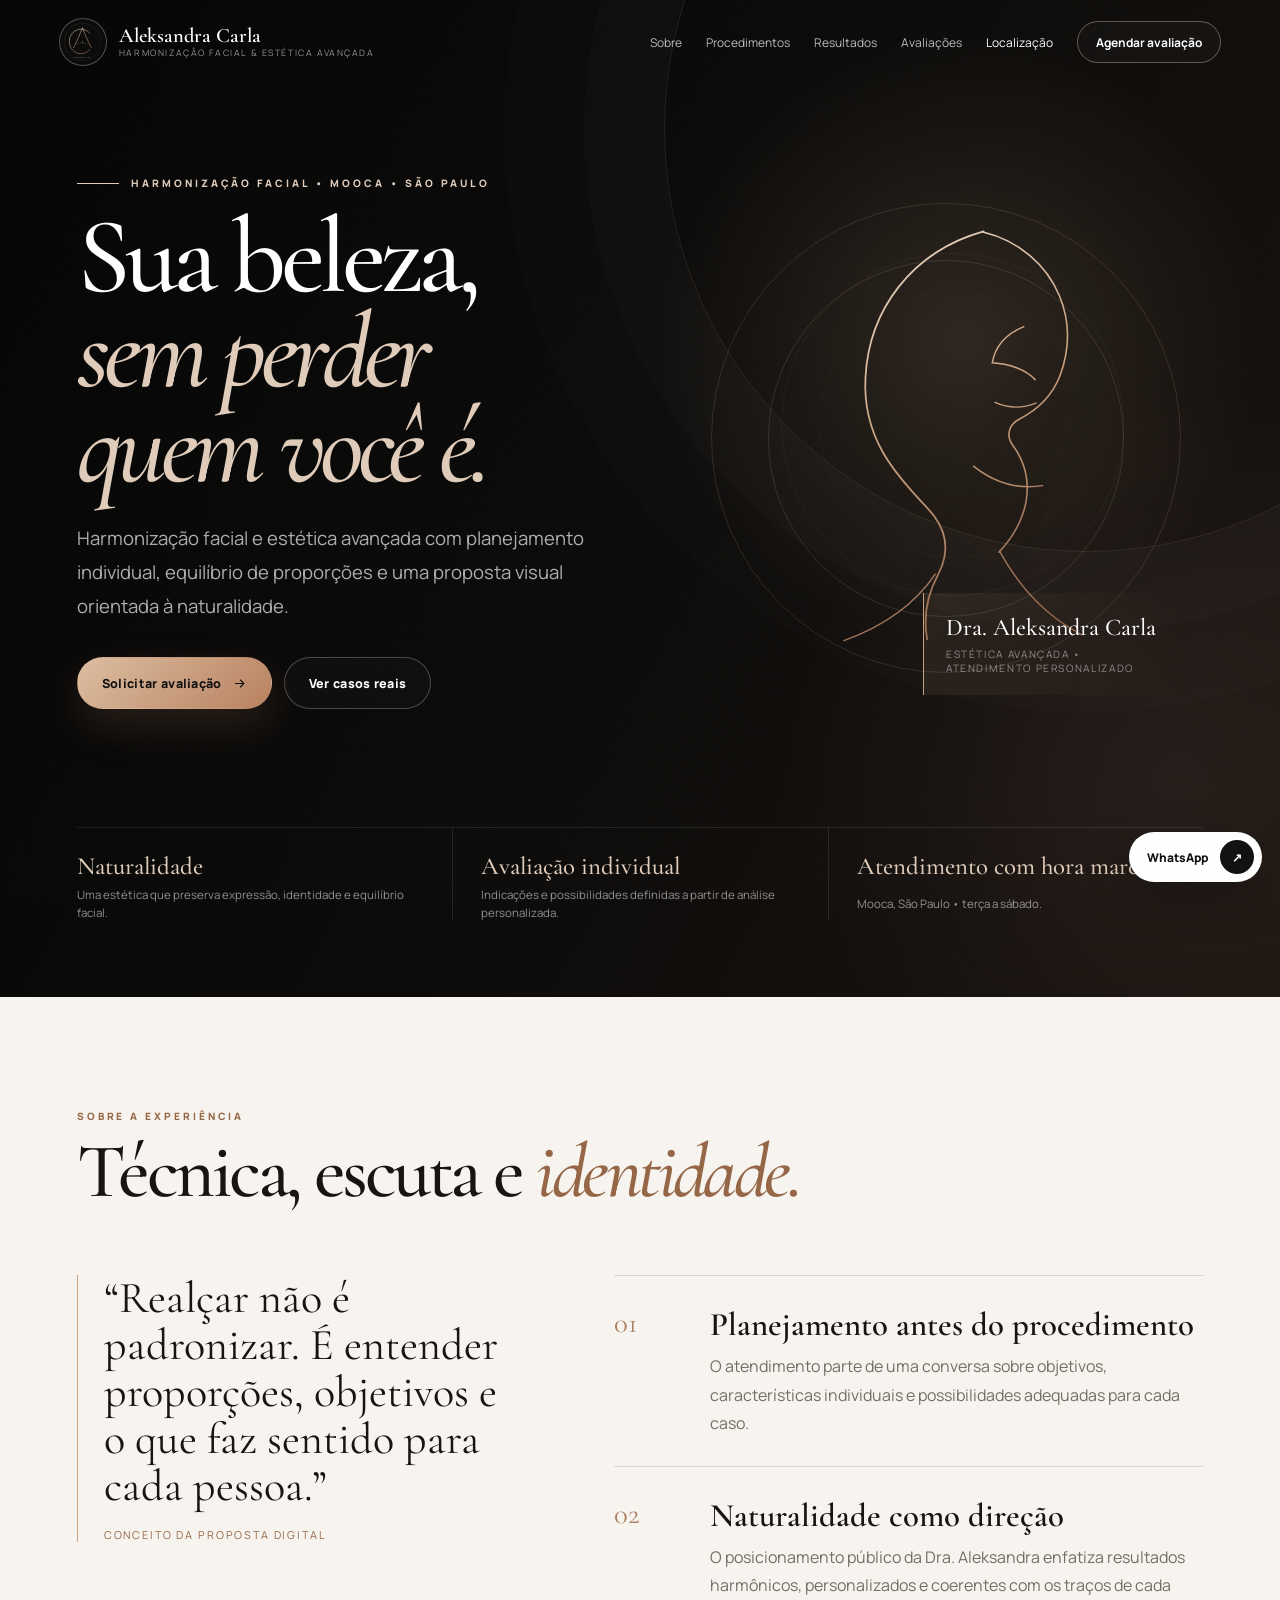
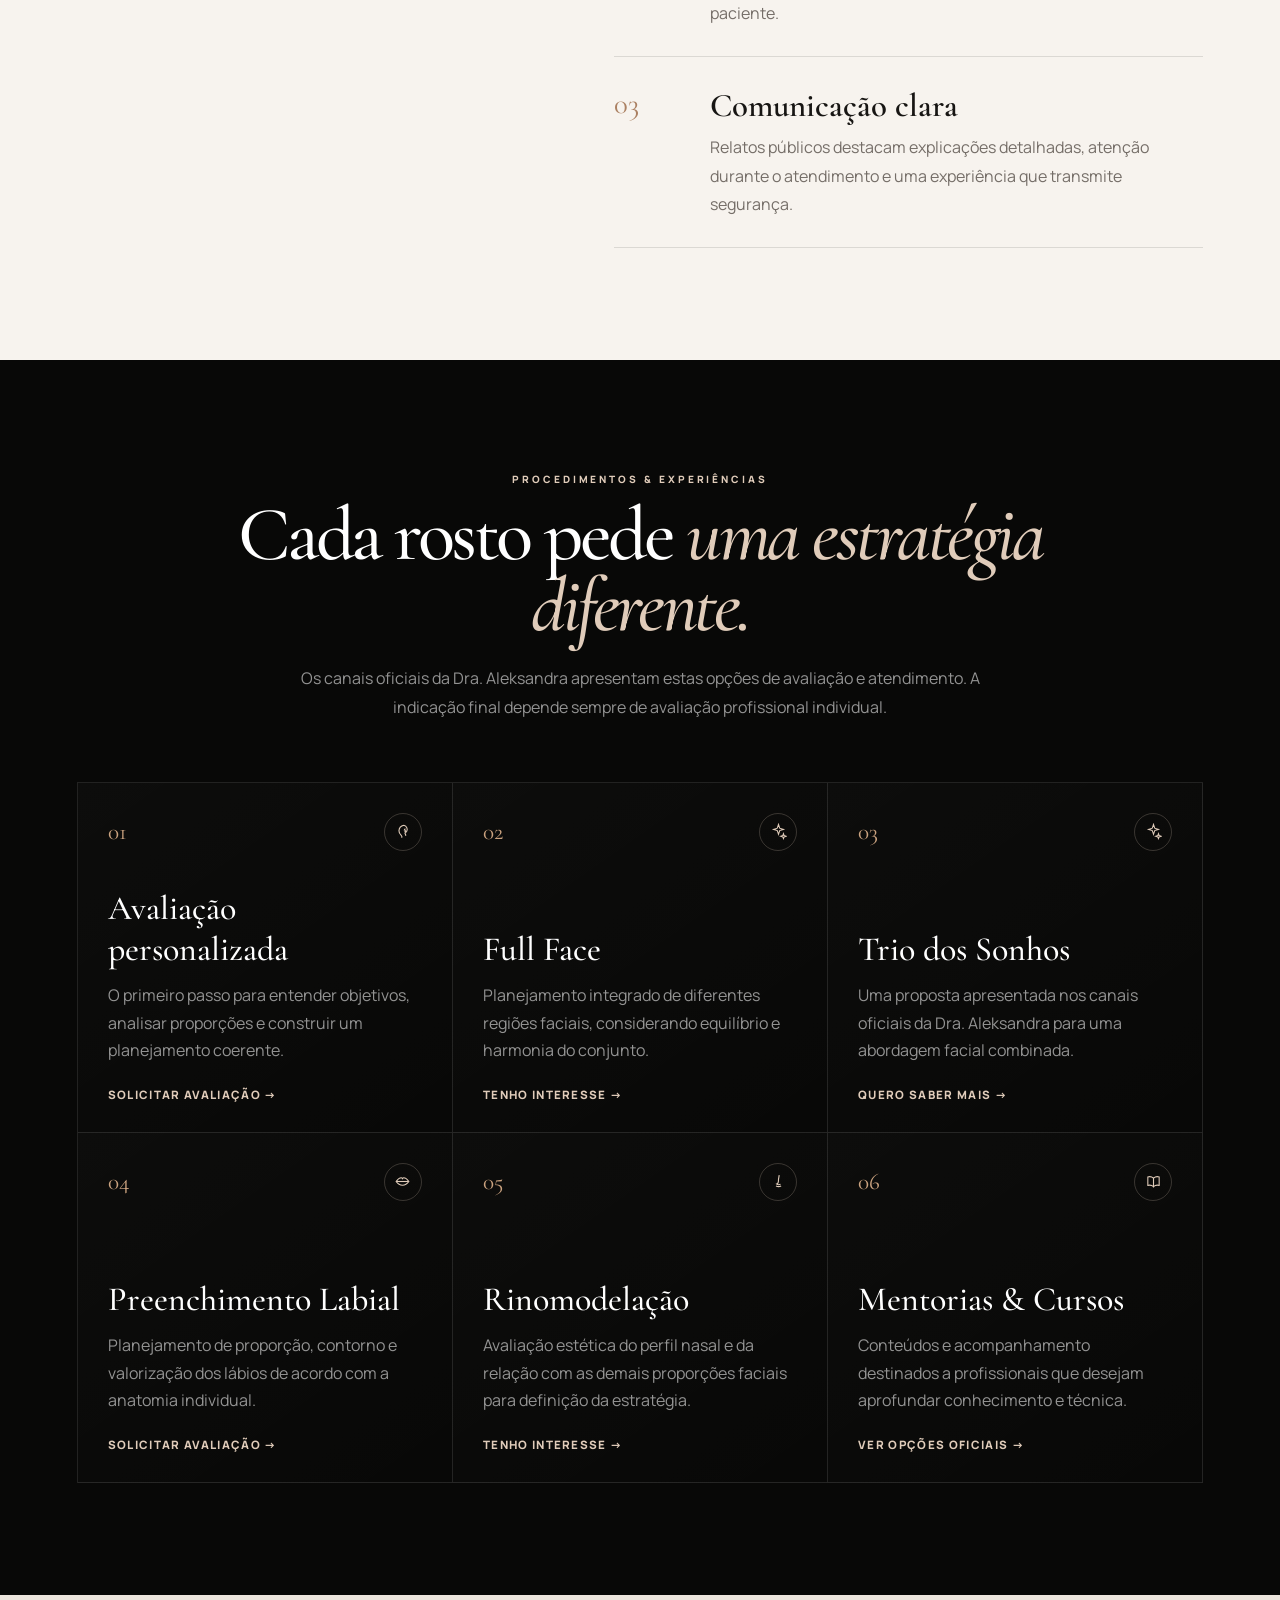
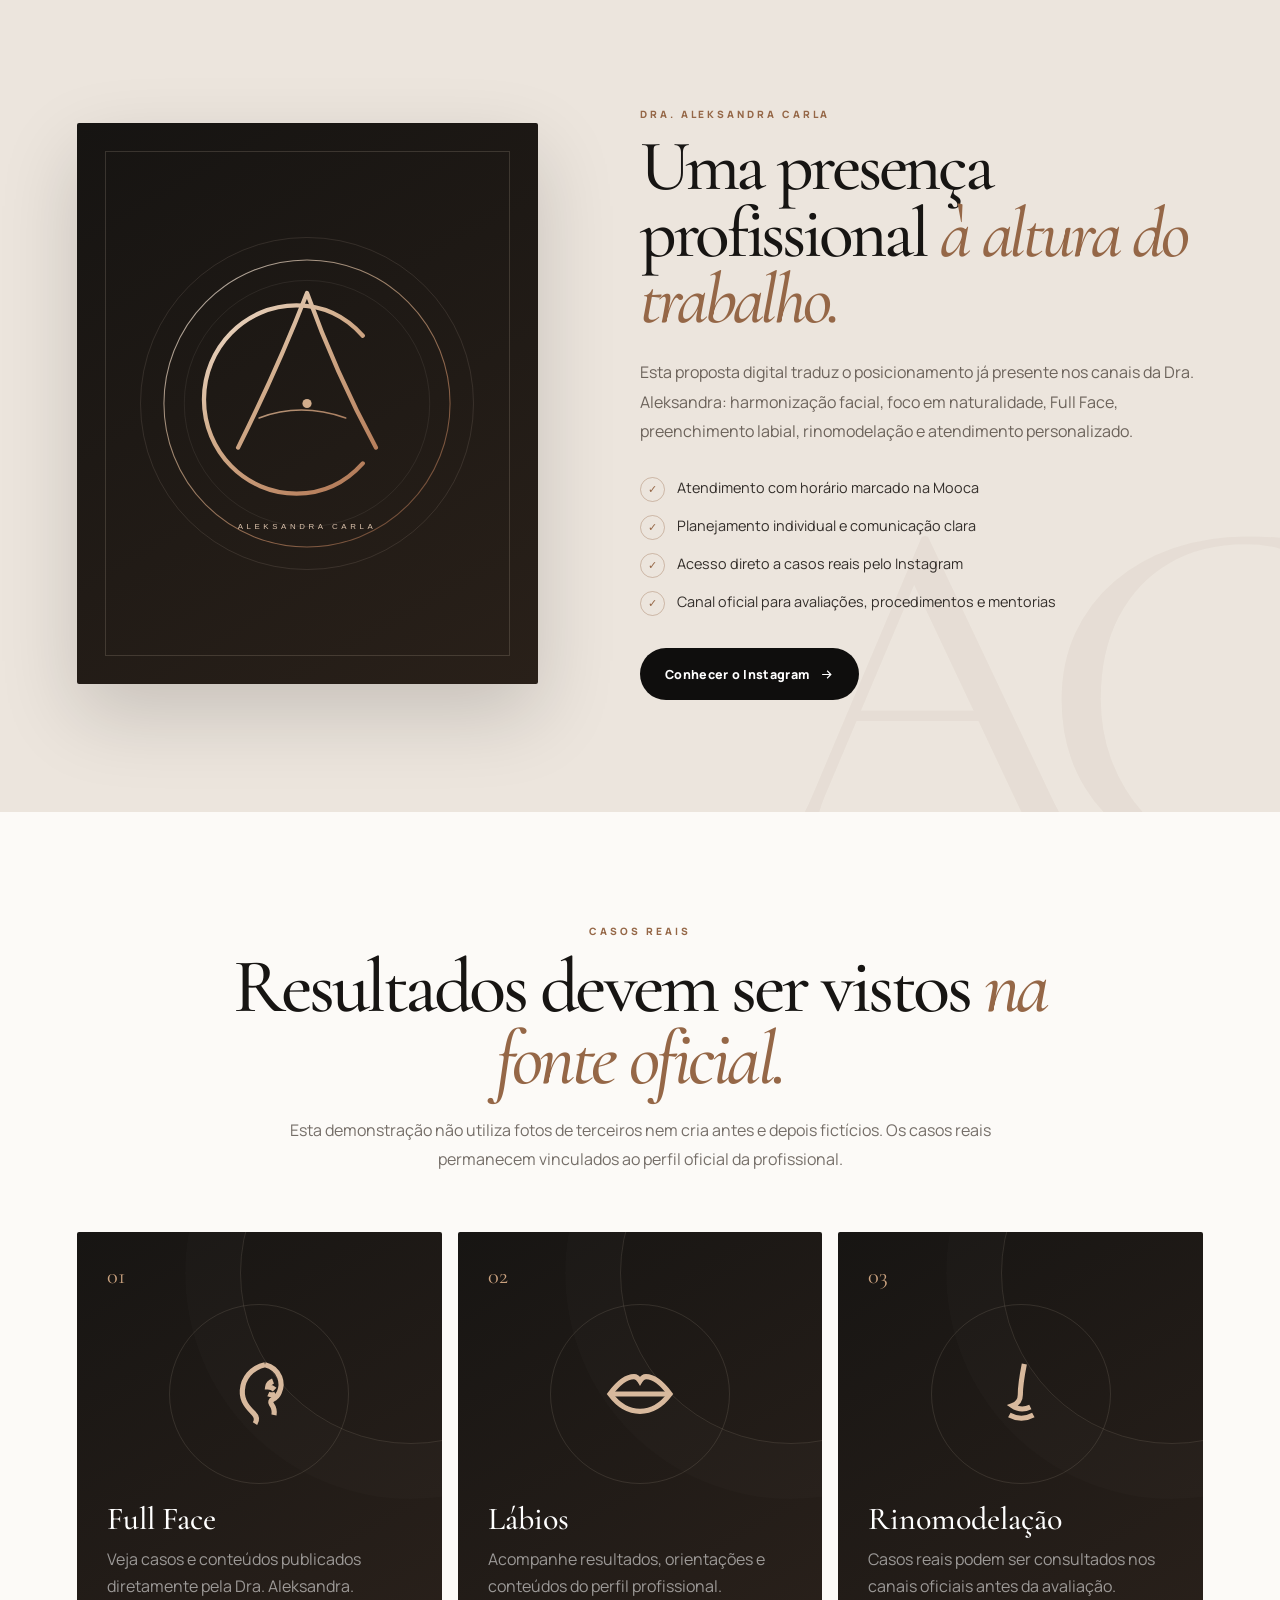
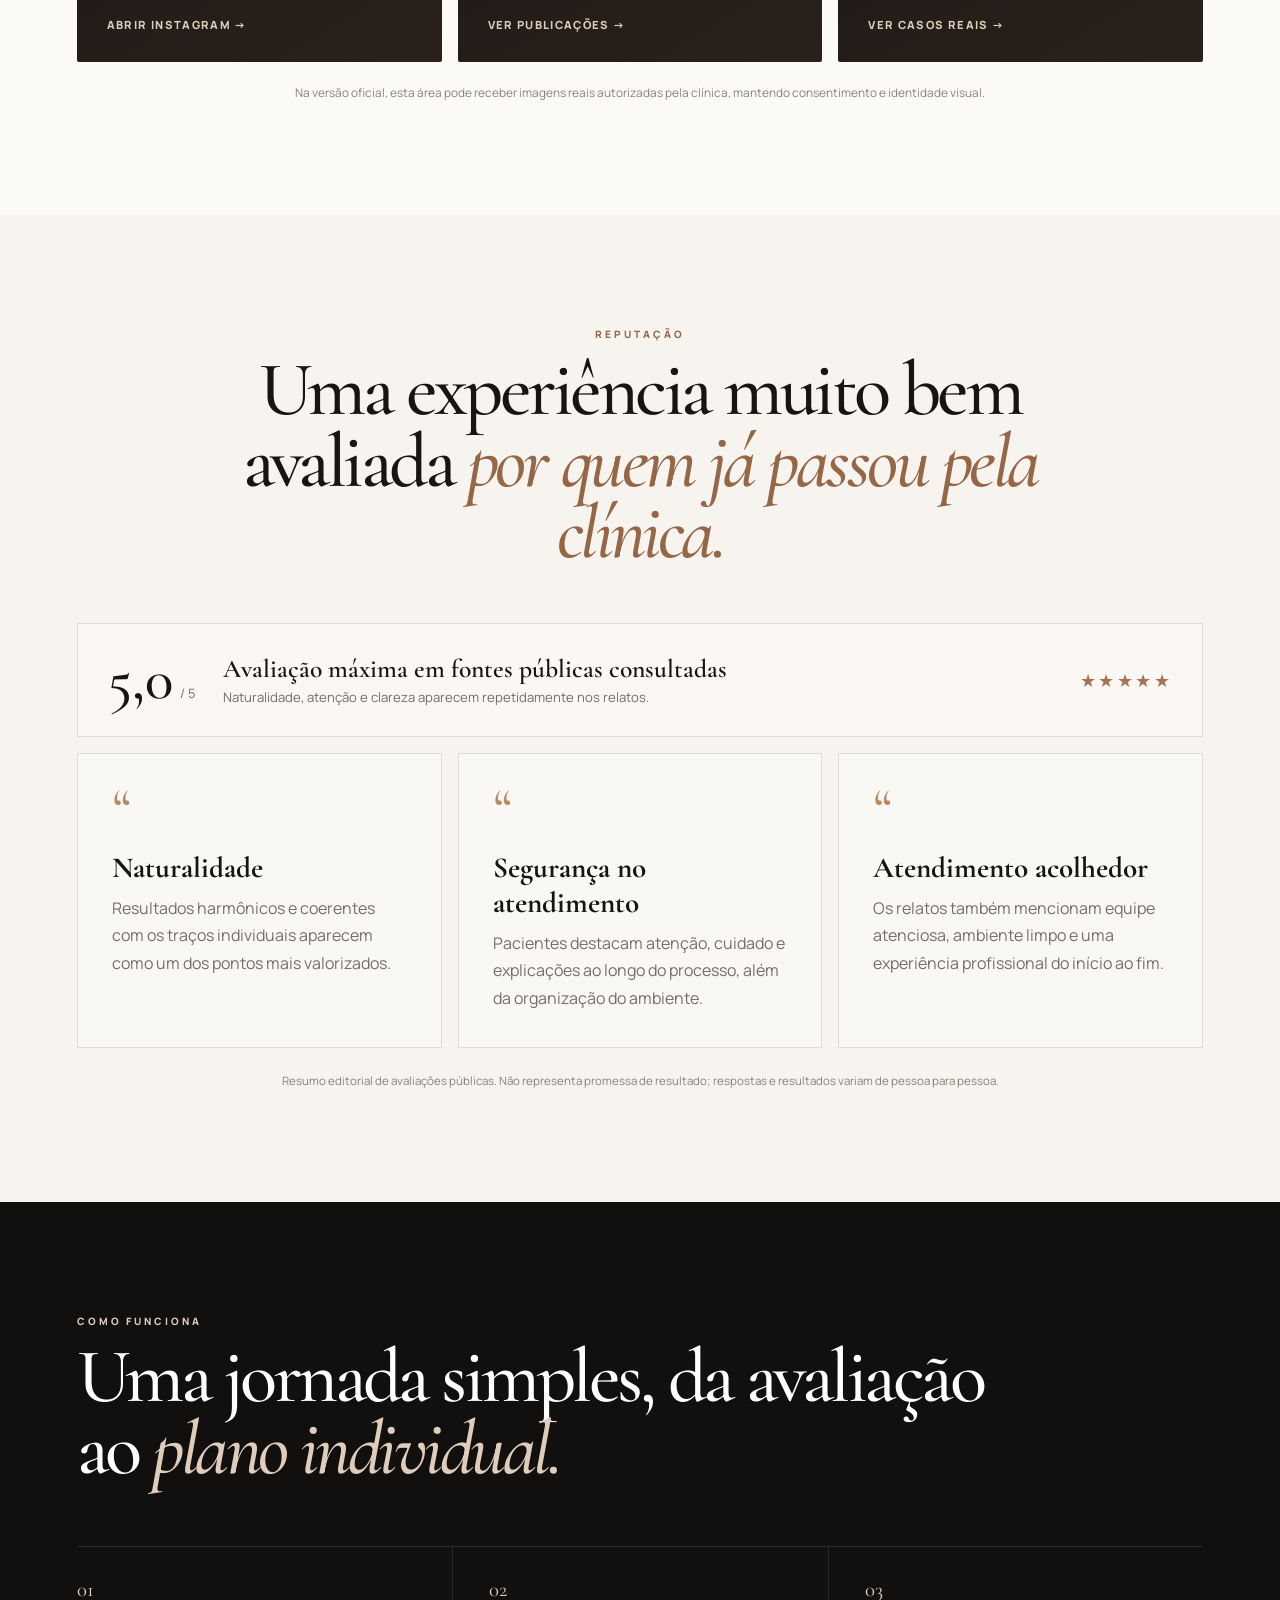
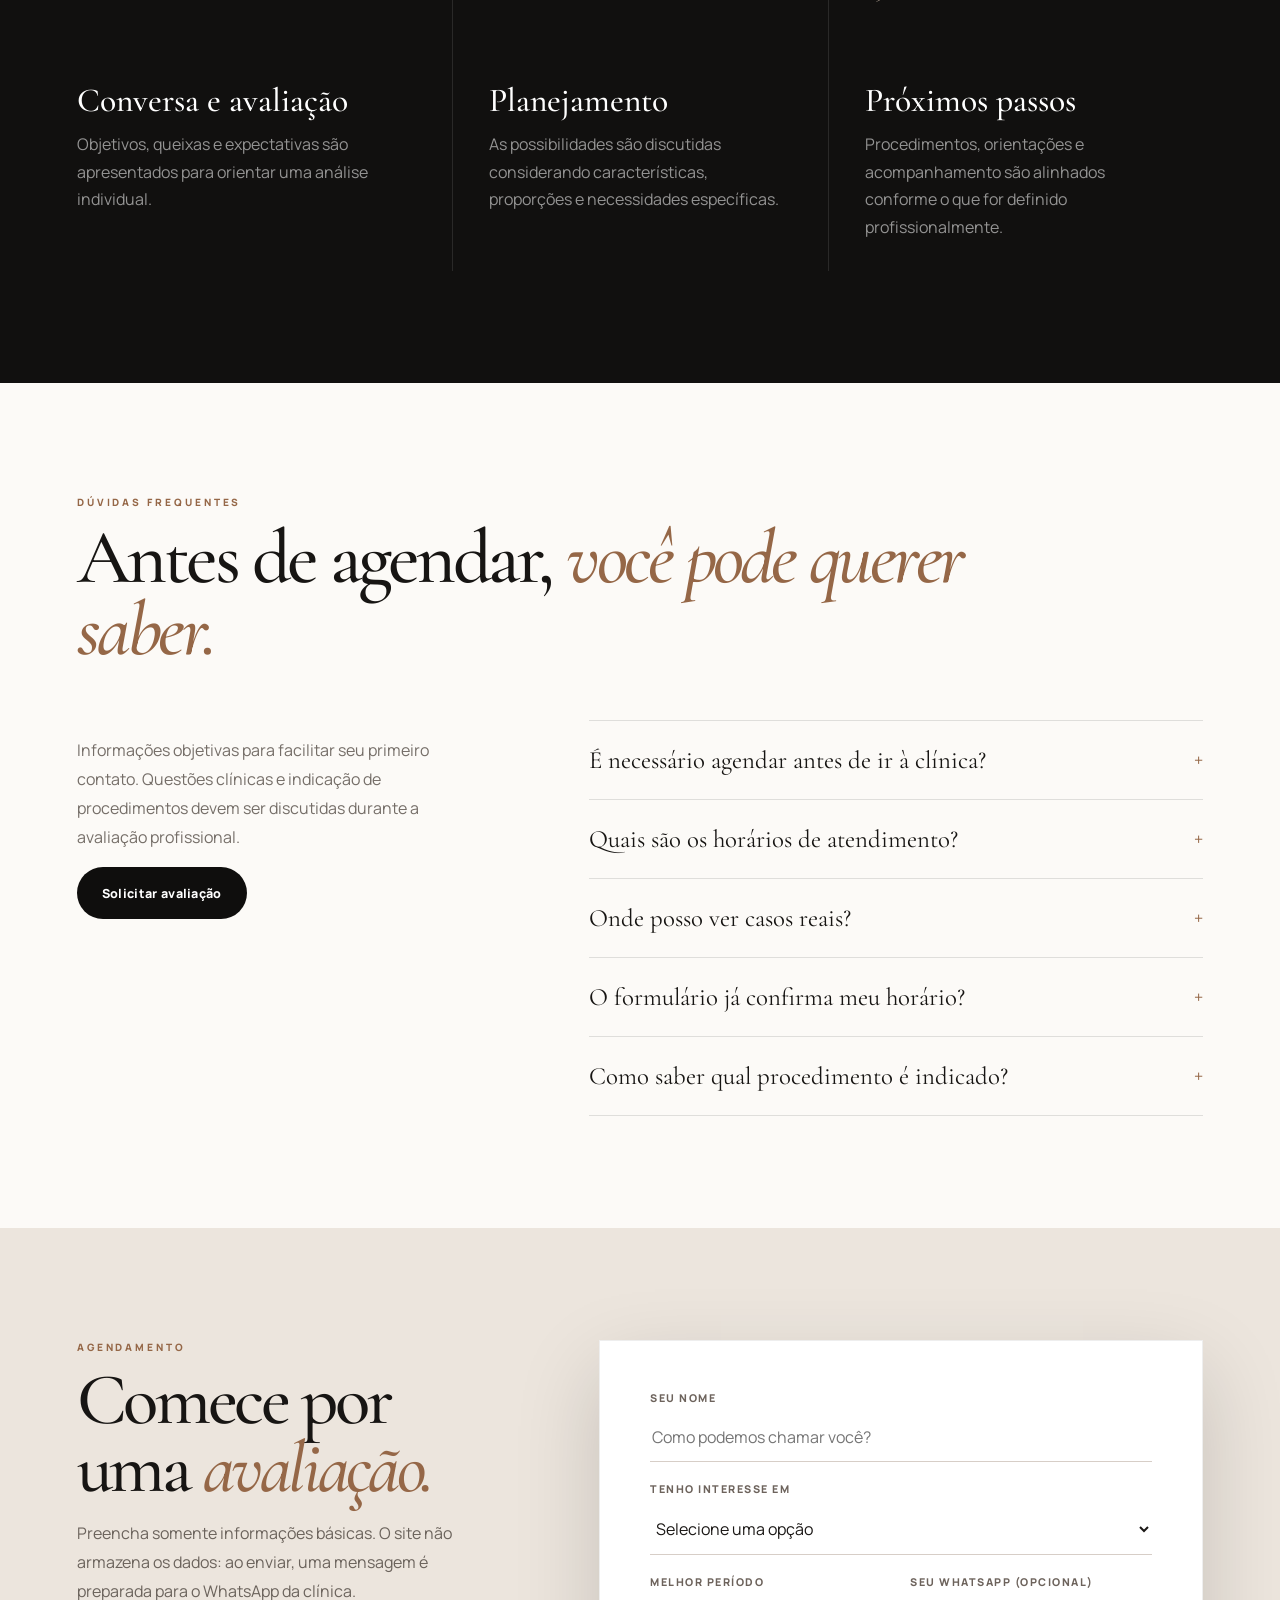
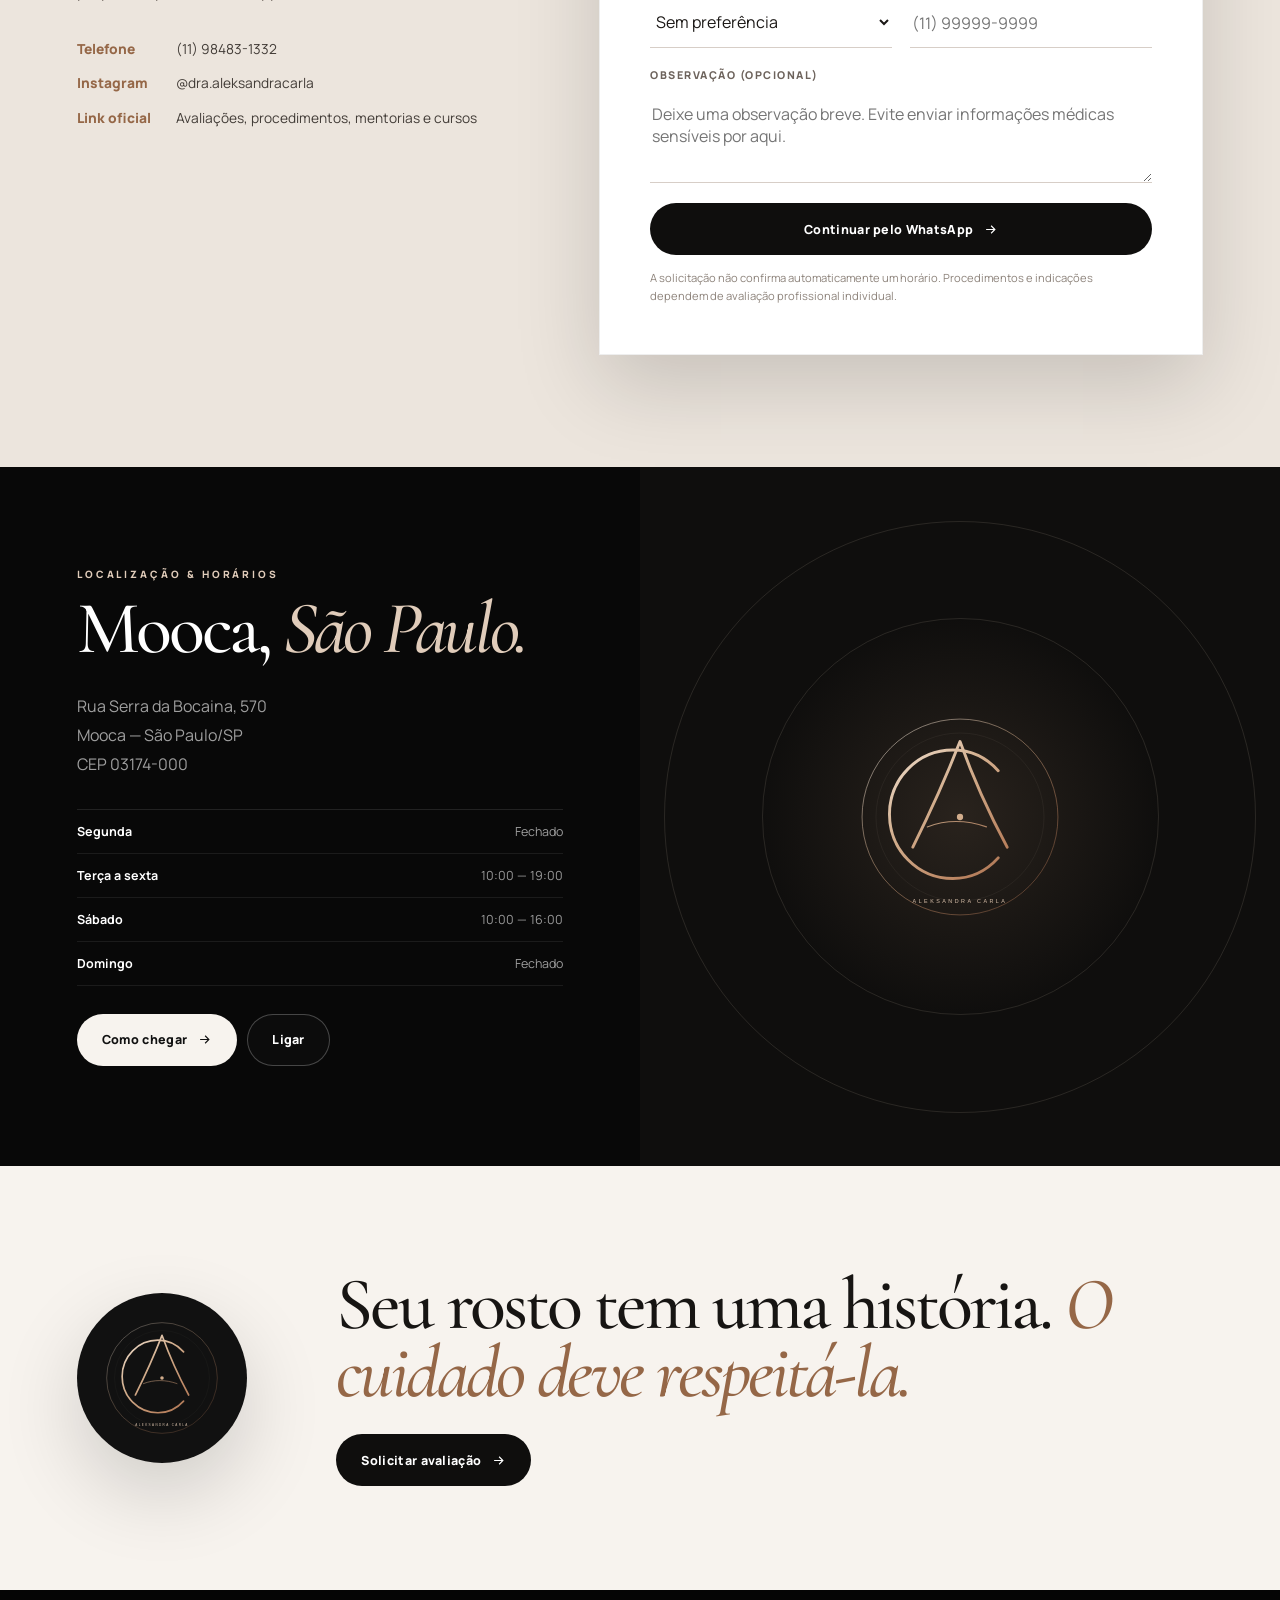
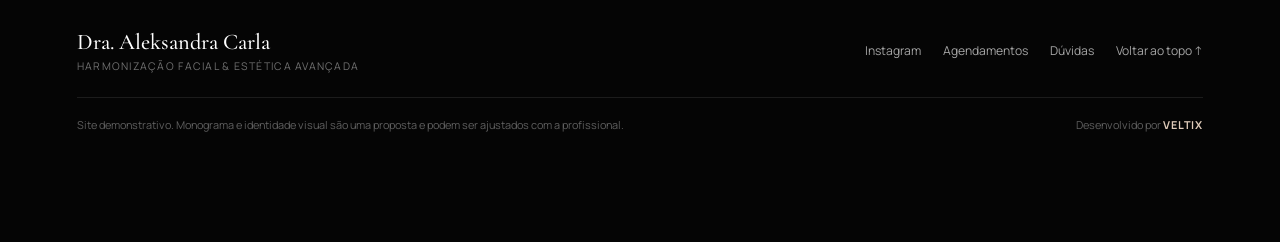
<file: index.html>
<!doctype html>
<html lang="pt-BR">
<head>
  <meta charset="utf-8">
  <meta name="viewport" content="width=device-width,initial-scale=1,viewport-fit=cover">
  <meta name="theme-color" content="#080807">
  <meta name="description" content="Dra. Aleksandra Carla — harmonização facial e estética avançada na Mooca, São Paulo. Avaliação personalizada e foco em resultados naturais.">
  <meta name="robots" content="noindex,nofollow,noarchive">
  <meta name="referrer" content="strict-origin-when-cross-origin">
  <meta property="og:title" content="Dra. Aleksandra Carla | Harmonização Facial">
  <meta property="og:description" content="Naturalidade, equilíbrio e planejamento individual em harmonização facial e estética avançada.">
  <meta property="og:type" content="website">
  <meta name="format-detection" content="telephone=no">
  <title>Dra. Aleksandra Carla | Harmonização Facial & Estética Avançada</title>
  <link rel="preconnect" href="https://fonts.googleapis.com">
  <link rel="preconnect" href="https://fonts.gstatic.com" crossorigin>
  <link href="https://fonts.googleapis.com/css2?family=Cormorant+Garamond:ital,wght@0,500;0,600;1,500&family=Manrope:wght@400;500;600;700;800&display=swap" rel="stylesheet">
  <link rel="icon" href="data:image/svg+xml;charset=UTF-8,%3Csvg%20xmlns%3D%22http%3A%2F%2Fwww.w3.org%2F2000%2Fsvg%22%20viewBox%3D%220%200%20512%20512%22%20role%3D%22img%22%20aria-labelledby%3D%22title%20desc%22%3E%0A%3Ctitle%20id%3D%22title%22%3EMonograma%20AC%3C%2Ftitle%3E%3Cdesc%20id%3D%22desc%22%3EProposta%20visual%20de%20monograma%20para%20Aleksandra%20Carla%3C%2Fdesc%3E%0A%3Cdefs%3E%3ClinearGradient%20id%3D%22gold%22%20x1%3D%2290%22%20y1%3D%2270%22%20x2%3D%22425%22%20y2%3D%22440%22%20gradientUnits%3D%22userSpaceOnUse%22%3E%3Cstop%20offset%3D%220%22%20stop-color%3D%22%23f3e7da%22%2F%3E%3Cstop%20offset%3D%22.38%22%20stop-color%3D%22%23d2ad8c%22%2F%3E%3Cstop%20offset%3D%22.72%22%20stop-color%3D%22%23b9825f%22%2F%3E%3Cstop%20offset%3D%221%22%20stop-color%3D%22%238d5d42%22%2F%3E%3C%2FlinearGradient%3E%3C%2Fdefs%3E%0A%3Ccircle%20cx%3D%22256%22%20cy%3D%22256%22%20r%3D%22218%22%20fill%3D%22none%22%20stroke%3D%22url(%23gold)%22%20stroke-width%3D%221.6%22%20opacity%3D%22.7%22%2F%3E%0A%3Ccircle%20cx%3D%22256%22%20cy%3D%22256%22%20r%3D%22187%22%20fill%3D%22none%22%20stroke%3D%22%23f3e7da%22%20stroke-width%3D%221%22%20opacity%3D%22.12%22%2F%3E%0A%3Cpath%20d%3D%22M151%20323c39-78%2075-158%20105-235%2028%2078%2063%20157%20105%20235%22%20fill%3D%22none%22%20stroke%3D%22url(%23gold)%22%20stroke-width%3D%226.5%22%20stroke-linecap%3D%22round%22%20stroke-linejoin%3D%22round%22%2F%3E%0A%3Cpath%20d%3D%22M183%20278c42-16%2086-16%20132%200%22%20fill%3D%22none%22%20stroke%3D%22url(%23gold)%22%20stroke-width%3D%222.4%22%20stroke-linecap%3D%22round%22%20opacity%3D%22.86%22%2F%3E%0A%3Cpath%20d%3D%22M341%20153c-27-30-61-46-101-46-78%200-141%2064-141%20143s63%20143%20141%20143c39%200%2074-16%20101-46%22%20fill%3D%22none%22%20stroke%3D%22url(%23gold)%22%20stroke-width%3D%226.5%22%20stroke-linecap%3D%22round%22%2F%3E%0A%3Ccircle%20cx%3D%22256%22%20cy%3D%22256%22%20r%3D%227%22%20fill%3D%22%23d2ad8c%22%2F%3E%0A%3Ctext%20x%3D%22256%22%20y%3D%22447%22%20text-anchor%3D%22middle%22%20fill%3D%22%23dcc3ad%22%20font-family%3D%22Arial%2C%20Helvetica%2C%20sans-serif%22%20font-size%3D%2212%22%20letter-spacing%3D%225.5%22%3EALEKSANDRA%20CARLA%3C%2Ftext%3E%0A%3C%2Fsvg%3E" type="image/svg+xml">
  <style>
:root{
  --bg:#080807;--bg2:#11100f;--ink:#171513;--ivory:#f7f3ee;--ivory2:#eee7df;
  --paper:#fcfaf7;--sand:#e0ccba;--champ:#caa27f;--bronze:#a97352;--muted:#756e68;
  --hair:rgba(20,18,16,.12);--hair-dark:rgba(255,255,255,.105);--white:#fff;
  --serif:"Cormorant Garamond",Georgia,serif;--sans:"Manrope",Arial,sans-serif;
  --shadow:0 30px 80px rgba(0,0,0,.16);--radius:28px;
}
*{box-sizing:border-box}html{scroll-behavior:smooth}body{margin:0;font-family:var(--sans);color:var(--ink);background:var(--ivory);overflow-x:hidden;-webkit-font-smoothing:antialiased;text-rendering:optimizeLegibility}
body.menu-open{overflow:hidden}a{color:inherit;text-decoration:none}button,input,select,textarea{font:inherit}button,a{-webkit-tap-highlight-color:transparent}img,svg{display:block;max-width:100%}::selection{background:#d7b79b;color:#111}
.skip-link{position:fixed;left:14px;top:-80px;z-index:3000;background:#fff;color:#111;padding:12px 16px;border-radius:12px;font-weight:800;transition:top .2s}.skip-link:focus{top:14px}
.noise{position:fixed;inset:0;z-index:2500;pointer-events:none;opacity:.022;background-image:url("data:image/svg+xml,%3Csvg xmlns='http://www.w3.org/2000/svg' width='120' height='120' viewBox='0 0 120 120'%3E%3Cfilter id='n'%3E%3CfeTurbulence type='fractalNoise' baseFrequency='.8' numOctaves='4' stitchTiles='stitch'/%3E%3C/filter%3E%3Crect width='100%25' height='100%25' filter='url(%23n)' opacity='.75'/%3E%3C/svg%3E")}
.progress{position:fixed;z-index:2200;top:0;left:0;width:100%;height:2px;background:transparent}.progress span{display:block;height:100%;width:0;background:linear-gradient(90deg,var(--champ),#f0dfcf);box-shadow:0 0 18px rgba(202,162,127,.45)}
.site-header{position:fixed;z-index:2000;inset:2px 0 auto 0;display:flex;align-items:center;justify-content:space-between;padding:16px clamp(18px,4.6vw,76px);color:#fff;transition:.3s ease}.site-header.scrolled{background:rgba(7,7,6,.9);backdrop-filter:blur(20px);-webkit-backdrop-filter:blur(20px);box-shadow:0 14px 48px rgba(0,0,0,.22);padding-top:11px;padding-bottom:11px}
.brand{display:flex;align-items:center;gap:12px;min-width:0}.brand-mark{width:48px;height:48px;border:1px solid rgba(224,204,186,.34);border-radius:50%;display:grid;place-items:center;background:rgba(255,255,255,.025);overflow:hidden}.brand-mark img{width:94%;height:94%;object-fit:contain}.brand-copy{display:grid;gap:3px;line-height:1}.brand-copy strong{font-family:var(--serif);font-size:1.28rem;font-weight:600;white-space:nowrap}.brand-copy span{font-size:.55rem;letter-spacing:.18em;text-transform:uppercase;color:rgba(255,255,255,.57);white-space:nowrap}
.main-nav{display:flex;align-items:center;gap:24px;font-size:.75rem}.main-nav>a:not(.nav-cta){color:rgba(255,255,255,.72);transition:color .2s}.main-nav>a:not(.nav-cta):hover,.main-nav>a.active{color:#fff}.nav-cta{min-height:42px;padding:0 18px;display:inline-flex;align-items:center;border-radius:999px;border:1px solid rgba(224,204,186,.38);background:rgba(255,255,255,.025);font-weight:700;transition:.2s}.nav-cta:hover{transform:translateY(-1px);background:rgba(255,255,255,.07)}
.menu-toggle{display:none;width:44px;height:44px;border-radius:50%;border:1px solid rgba(255,255,255,.22);background:rgba(255,255,255,.04);color:#fff;align-items:center;justify-content:center;flex-direction:column;gap:5px}.menu-toggle span{width:18px;height:1.5px;background:currentColor;transition:.25s}.menu-toggle[aria-expanded="true"] span:nth-child(1){transform:translateY(6.5px) rotate(45deg)}.menu-toggle[aria-expanded="true"] span:nth-child(2){opacity:0}.menu-toggle[aria-expanded="true"] span:nth-child(3){transform:translateY(-6.5px) rotate(-45deg)}
.hero{position:relative;min-height:100svh;background:radial-gradient(circle at 75% 34%,rgba(202,162,127,.17),transparent 26%),radial-gradient(circle at 92% 78%,rgba(182,138,129,.10),transparent 28%),linear-gradient(118deg,#050505 0%,#0d0c0b 53%,#19130f 100%);color:#fff;overflow:hidden;display:grid;grid-template-columns:minmax(0,1.02fr) minmax(340px,.98fr);gap:clamp(34px,6vw,100px);align-items:center;padding:132px clamp(22px,6vw,96px) 76px}
.hero::before{content:"";position:absolute;width:min(66vw,920px);aspect-ratio:1;right:-18vw;top:-23vw;border:1px solid rgba(224,204,186,.11);border-radius:50%;box-shadow:0 0 0 80px rgba(255,255,255,.010),0 0 0 160px rgba(255,255,255,.006)}
.hero-copy{position:relative;z-index:2;max-width:820px}.kicker{display:inline-flex;align-items:center;gap:12px;margin:0 0 20px;font-size:.64rem;font-weight:800;letter-spacing:.29em;text-transform:uppercase;color:var(--sand)}.kicker::before{content:"";width:42px;height:1px;background:currentColor}
.hero h1{margin:0;max-width:870px;font-family:var(--serif);font-size:clamp(4rem,8.4vw,8.35rem);line-height:.88;letter-spacing:-.052em;font-weight:500}.hero h1 em{display:block;font-style:italic;color:var(--sand);font-weight:500}.hero-lead{max-width:625px;margin:28px 0 0;font-size:clamp(1rem,1.45vw,1.16rem);line-height:1.82;color:rgba(255,255,255,.67)}
.hero-actions{display:flex;flex-wrap:wrap;gap:12px;margin-top:34px}.btn{min-height:52px;padding:0 24px;border-radius:999px;border:1px solid transparent;display:inline-flex;align-items:center;justify-content:center;gap:10px;font-size:.78rem;font-weight:800;letter-spacing:.025em;cursor:pointer;transition:transform .2s,background .2s,border-color .2s,box-shadow .2s}.btn:hover{transform:translateY(-2px)}.btn-primary{background:linear-gradient(135deg,#ddbea2,#b9825f);color:#111;box-shadow:0 16px 40px rgba(185,130,95,.18)}.btn-outline{border-color:rgba(255,255,255,.24);color:#fff;background:rgba(255,255,255,.02)}.btn-dark{background:#0f0e0d;color:#fff}.btn-light{background:var(--ivory);color:#111}.btn-full{width:100%}.btn svg{width:15px;height:15px}
.hero-art{position:relative;z-index:2;min-height:610px;display:grid;place-items:center}.portrait-frame{position:relative;width:min(100%,570px);aspect-ratio:.84;display:grid;place-items:center}.portrait-frame::before,.portrait-frame::after{content:"";position:absolute;border-radius:50%;border:1px solid rgba(224,204,186,.14)}.portrait-frame::before{width:91%;aspect-ratio:1}.portrait-frame::after{width:69%;aspect-ratio:1}.face-line{width:81%;height:auto;filter:drop-shadow(0 24px 46px rgba(0,0,0,.26));opacity:.98}.signature-card{position:absolute;right:2%;bottom:8%;max-width:270px;padding:20px 22px;border-left:1px solid var(--champ);background:linear-gradient(90deg,rgba(202,162,127,.09),transparent)}.signature-card strong{display:block;font-family:var(--serif);font-size:1.5rem;font-weight:500}.signature-card span{display:block;margin-top:5px;font-size:.64rem;letter-spacing:.16em;text-transform:uppercase;color:rgba(255,255,255,.48)}
.hero-metrics{grid-column:1/-1;display:grid;grid-template-columns:repeat(3,1fr);border-top:1px solid rgba(255,255,255,.10);margin-top:6px}.metric{padding:23px 28px 0 0;display:grid;gap:5px}.metric+.metric{border-left:1px solid rgba(255,255,255,.10);padding-left:28px}.metric strong{font-family:var(--serif);font-size:1.55rem;font-weight:500;color:var(--sand)}.metric span{font-size:.72rem;line-height:1.52;color:rgba(255,255,255,.54)}
.section{padding:112px clamp(22px,6vw,96px)}.section-head{max-width:930px}.section-head.center{text-align:center;margin-inline:auto}.section-label{margin:0 0 13px;font-size:.63rem;font-weight:800;letter-spacing:.29em;text-transform:uppercase;color:#956747}.section-title{margin:0;font-family:var(--serif);font-size:clamp(3.1rem,6vw,6.2rem);line-height:.93;letter-spacing:-.046em;font-weight:500}.section-title em{font-style:italic;font-weight:500;color:#956747}.section-subtitle{margin:22px auto 0;max-width:720px;color:var(--muted);line-height:1.82}
.about{background:var(--ivory)}.about-grid{display:grid;grid-template-columns:.85fr 1.15fr;gap:clamp(50px,8vw,130px);align-items:start;margin-top:68px}.about-statement{position:sticky;top:126px;border-left:1px solid var(--champ);padding-left:26px}.about-statement p{margin:0;font-family:var(--serif);font-size:clamp(2.1rem,3.45vw,3.6rem);line-height:1.06}.about-statement span{display:block;margin-top:18px;font-size:.68rem;text-transform:uppercase;letter-spacing:.17em;color:#956747}.about-copy{display:grid;gap:0}.about-point{display:grid;grid-template-columns:72px 1fr;gap:24px;padding:29px 0;border-top:1px solid var(--hair)}.about-point:last-child{border-bottom:1px solid var(--hair)}.about-point>span{font-family:var(--serif);font-size:1.8rem;color:#ab8062}.about-point h3{margin:0 0 8px;font-family:var(--serif);font-size:2.05rem;font-weight:600}.about-point p{margin:0;color:var(--muted);line-height:1.76}
.expertise{background:var(--bg);color:#fff}.expertise .section-label{color:var(--sand)}.expertise .section-title em{color:var(--sand)}.expertise .section-subtitle{color:rgba(255,255,255,.56)}.service-grid{margin-top:60px;display:grid;grid-template-columns:repeat(3,1fr);border-top:1px solid var(--hair-dark);border-left:1px solid var(--hair-dark)}.service-card{min-height:350px;padding:30px;border-right:1px solid var(--hair-dark);border-bottom:1px solid var(--hair-dark);display:flex;flex-direction:column;background:linear-gradient(145deg,rgba(255,255,255,.018),transparent);transition:.25s}.service-card:hover{background:rgba(255,255,255,.045);transform:translateY(-3px)}.service-top{display:flex;align-items:center;justify-content:space-between;gap:14px}.service-num{font-family:var(--serif);font-size:1.45rem;color:var(--champ)}.service-icon{width:38px;height:38px;border:1px solid rgba(224,204,186,.22);border-radius:50%;display:grid;place-items:center;color:var(--sand)}.service-icon svg{width:17px;height:17px}.service-card h3{margin:auto 0 12px;font-family:var(--serif);font-size:2.12rem;font-weight:500}.service-card p{margin:0;color:rgba(255,255,255,.56);line-height:1.72}.service-card a{margin-top:22px;color:var(--sand);font-size:.72rem;font-weight:800;letter-spacing:.115em;text-transform:uppercase}
.profile{background:#ece5dd;position:relative;overflow:hidden}.profile::after{content:"AC";position:absolute;right:-.08em;bottom:-.18em;font-family:var(--serif);font-size:min(40vw,570px);line-height:.8;color:rgba(115,76,48,.048);letter-spacing:-.13em;pointer-events:none}.profile-grid{display:grid;grid-template-columns:.9fr 1.1fr;gap:clamp(50px,8vw,125px);align-items:center;position:relative;z-index:1}.profile-art{min-height:570px;position:relative;display:grid;place-items:center}.monogram-panel{width:min(100%,490px);aspect-ratio:.82;background:linear-gradient(150deg,#161412,#292019);box-shadow:var(--shadow);display:grid;place-items:center;position:relative;overflow:hidden;border-radius:2px}.monogram-panel::before{content:"";position:absolute;inset:28px;border:1px solid rgba(224,204,186,.17)}.monogram-panel::after{content:"";position:absolute;width:72%;aspect-ratio:1;border-radius:50%;border:1px solid rgba(224,204,186,.12)}.monogram-panel img{width:73%;position:relative;z-index:2}.profile-copy .section-title{font-size:clamp(3.2rem,5.6vw,5.8rem)}.profile-copy>p:not(.section-label){margin:24px 0;color:#6c635b;line-height:1.86;max-width:610px}.profile-list{display:grid;gap:13px;margin:30px 0 32px}.profile-list div{display:flex;align-items:flex-start;gap:12px;font-size:.9rem;line-height:1.55;color:#332e2a}.profile-list span{flex:0 0 25px;width:25px;height:25px;border-radius:50%;border:1px solid rgba(149,103,71,.36);display:grid;place-items:center;color:#956747;font-size:.68rem}
.results{background:var(--paper)}.result-grid{display:grid;grid-template-columns:repeat(3,1fr);gap:16px;margin-top:58px}.result-card{position:relative;min-height:430px;padding:30px;overflow:hidden;background:linear-gradient(150deg,#171513,#2a211b);color:#fff;border-radius:2px;display:flex;flex-direction:column}.result-card::before{content:"";position:absolute;width:340px;height:340px;border:1px solid rgba(224,204,186,.13);border-radius:50%;right:-140px;top:-130px;box-shadow:0 0 0 55px rgba(255,255,255,.01)}.result-card .result-index{position:relative;font-family:var(--serif);font-size:1.4rem;color:var(--champ)}.result-card .result-art{margin:auto;position:relative;width:180px;height:180px;display:grid;place-items:center;border-radius:50%;border:1px solid rgba(224,204,186,.13)}.result-card .result-art svg{width:80px;height:80px;color:#d8b99d}.result-card h3{position:relative;margin:0 0 8px;font-family:var(--serif);font-size:2rem;font-weight:500}.result-card p{position:relative;margin:0;color:rgba(255,255,255,.55);line-height:1.65}.result-card a{position:relative;margin-top:18px;color:var(--sand);font-size:.7rem;font-weight:800;letter-spacing:.12em;text-transform:uppercase}.results-note{margin:22px 0 0;text-align:center;color:#8a8179;font-size:.74rem;line-height:1.6}
.reputation{background:var(--ivory)}.rating-banner{margin-top:55px;display:grid;grid-template-columns:auto 1fr auto;gap:28px;align-items:center;padding:26px 30px;border:1px solid var(--hair);background:rgba(255,255,255,.32)}.rating-score{display:flex;align-items:baseline;gap:7px}.rating-score strong{font-family:var(--serif);font-size:3.7rem;font-weight:500;line-height:1}.rating-score span{font-size:.8rem;color:var(--muted)}.rating-copy strong{display:block;font-family:var(--serif);font-size:1.6rem;font-weight:600}.rating-copy span{display:block;margin-top:4px;color:var(--muted);font-size:.82rem}.stars{letter-spacing:.14em;color:#a97352;font-size:1.1rem;white-space:nowrap}.reputation-grid{margin-top:16px;display:grid;grid-template-columns:repeat(3,1fr);gap:16px}.review-card{padding:34px;border:1px solid var(--hair);background:rgba(255,255,255,.37)}.review-card .quote{font-family:var(--serif);font-size:3.6rem;line-height:.75;color:#b88a63}.review-card h3{margin:18px 0 10px;font-family:var(--serif);font-size:1.82rem}.review-card p{margin:0;color:var(--muted);line-height:1.74}.reputation-note{margin:24px 0 0;text-align:center;color:#8a8179;font-size:.72rem;line-height:1.6}
.journey{background:#11100f;color:#fff}.journey .section-label{color:var(--sand)}.journey .section-title em{color:var(--sand)}.steps{margin-top:62px;display:grid;grid-template-columns:repeat(3,1fr)}.step{padding:30px 36px 30px 0;border-top:1px solid var(--hair-dark)}.step+.step{border-left:1px solid var(--hair-dark);padding-left:36px}.step-num{display:block;font-family:var(--serif);font-size:1.3rem;color:var(--sand);margin-bottom:78px}.step h3{margin:0 0 10px;font-family:var(--serif);font-size:2.1rem;font-weight:500}.step p{margin:0;color:rgba(255,255,255,.55);line-height:1.72}
.faq{background:var(--paper)}.faq-grid{display:grid;grid-template-columns:.8fr 1.2fr;gap:clamp(50px,8vw,120px);margin-top:55px}.faq-intro{position:sticky;top:125px;align-self:start}.faq-intro p{color:var(--muted);line-height:1.8;max-width:420px}.faq-list{border-top:1px solid var(--hair)}.faq-item{border-bottom:1px solid var(--hair)}.faq-button{width:100%;padding:24px 0;border:0;background:none;color:var(--ink);display:flex;align-items:center;justify-content:space-between;gap:18px;text-align:left;cursor:pointer;font-family:var(--serif);font-size:1.55rem}.faq-button span:last-child{font-family:var(--sans);font-size:1rem;color:#956747;transition:transform .25s}.faq-button[aria-expanded="true"] span:last-child{transform:rotate(45deg)}.faq-answer{display:grid;grid-template-rows:0fr;transition:grid-template-rows .3s ease}.faq-answer>div{overflow:hidden}.faq-answer p{margin:0;padding:0 48px 24px 0;color:var(--muted);line-height:1.75}.faq-button[aria-expanded="true"]+.faq-answer{grid-template-rows:1fr}
.booking{background:#ece5dd}.booking-grid{display:grid;grid-template-columns:.82fr 1.18fr;gap:clamp(50px,8vw,120px);align-items:start}.booking-copy{position:sticky;top:125px}.booking-copy .section-title{font-size:clamp(3.2rem,5.7vw,5.9rem)}.booking-copy>p:not(.section-label){color:#6b635c;line-height:1.82;max-width:535px}.contact-list{display:grid;gap:13px;margin-top:32px}.contact-list a,.contact-list div{display:flex;align-items:flex-start;gap:13px;color:#423c37;font-size:.86rem;line-height:1.55}.contact-list b{color:#956747;font-weight:800;min-width:86px}.booking-form{background:#fff;padding:clamp(28px,4.2vw,50px);box-shadow:var(--shadow);border:1px solid rgba(23,21,19,.07)}.field{display:grid;gap:8px;margin-bottom:20px}.field label{font-size:.67rem;text-transform:uppercase;letter-spacing:.14em;font-weight:800;color:#6d635c}.field input,.field select,.field textarea{width:100%;border:0;border-bottom:1px solid #d7cec7;background:transparent;padding:13px 2px;border-radius:0;outline:none;color:#1b1816}.field input:focus,.field select:focus,.field textarea:focus{border-bottom-color:#956747}.field textarea{resize:vertical;min-height:92px}.form-row{display:grid;grid-template-columns:1fr 1fr;gap:18px}.booking-form small{display:block;margin-top:14px;color:#8d837b;line-height:1.58;font-size:.7rem}
.location{background:#080808;color:#fff;display:grid;grid-template-columns:1fr 1fr;min-height:670px}.location-copy{padding:100px clamp(22px,6vw,96px);align-self:center}.location-copy .section-label{color:var(--sand)}.location-copy .section-title{font-size:clamp(3.3rem,5.8vw,6rem)}.location-copy .section-title em{color:var(--sand)}.location-copy address{margin:28px 0 0;font-style:normal;color:rgba(255,255,255,.61);line-height:1.82}.hours{margin-top:30px;border-top:1px solid var(--hair-dark)}.hours-row{display:flex;justify-content:space-between;gap:20px;padding:13px 0;border-bottom:1px solid rgba(255,255,255,.08);font-size:.78rem;color:rgba(255,255,255,.6)}.hours-row strong{color:#fff;font-weight:700}.location-actions{margin-top:28px;display:flex;flex-wrap:wrap;gap:10px}.location-art{position:relative;display:grid;place-items:center;min-height:670px;background:radial-gradient(circle at center,rgba(202,162,127,.14),transparent 42%),#0f0e0d;overflow:hidden}.location-art::before,.location-art::after{content:"";position:absolute;border:1px solid rgba(224,204,186,.13);border-radius:50%}.location-art::before{width:590px;aspect-ratio:1}.location-art::after{width:395px;aspect-ratio:1}.location-monogram{width:230px;position:relative;z-index:2}
.final-cta{background:var(--ivory);padding:104px clamp(22px,6vw,96px);display:grid;grid-template-columns:170px 1fr;gap:clamp(35px,7vw,95px);align-items:center}.final-mark{width:170px;aspect-ratio:1;border-radius:50%;background:#111;display:grid;place-items:center;padding:20px;box-shadow:var(--shadow)}.final-cta h2{margin:0 0 28px;font-family:var(--serif);font-size:clamp(3.2rem,5.8vw,6rem);line-height:.92;font-weight:500;letter-spacing:-.04em}.final-cta h2 em{color:#956747;font-style:italic;font-weight:500}
.site-footer{background:#050505;color:#fff;padding:38px clamp(22px,6vw,96px) 108px;display:grid;grid-template-columns:1fr auto;gap:20px;align-items:center}.footer-brand strong{display:block;font-family:var(--serif);font-size:1.4rem;font-weight:500}.footer-brand span{display:block;margin-top:4px;color:rgba(255,255,255,.43);font-size:.66rem;letter-spacing:.12em;text-transform:uppercase}.footer-links{display:flex;flex-wrap:wrap;gap:22px;font-size:.76rem;color:rgba(255,255,255,.64)}.footer-meta{grid-column:1/-1;display:flex;flex-wrap:wrap;justify-content:space-between;gap:16px;border-top:1px solid rgba(255,255,255,.09);padding-top:18px;margin-top:4px;color:rgba(255,255,255,.36);font-size:.68rem;line-height:1.6}.footer-meta strong{color:var(--sand);letter-spacing:.08em}
.floating-wa{position:fixed;z-index:1800;right:18px;bottom:18px;min-height:50px;padding:0 8px 0 18px;display:flex;align-items:center;gap:12px;background:#fff;color:#111;border-radius:999px;box-shadow:0 15px 45px rgba(0,0,0,.25);font-size:.75rem;font-weight:800}.floating-wa b{width:34px;height:34px;border-radius:50%;background:#111;color:#fff;display:grid;place-items:center}.mobile-bar{display:none;position:fixed;z-index:1900;left:0;right:0;bottom:0;padding:10px 14px calc(10px + env(safe-area-inset-bottom));background:rgba(7,7,6,.92);backdrop-filter:blur(18px);-webkit-backdrop-filter:blur(18px);border-top:1px solid rgba(255,255,255,.08)}.mobile-bar a{min-height:50px;border-radius:999px;background:linear-gradient(135deg,#ddbea2,#b9825f);color:#111;display:flex;align-items:center;justify-content:center;font-size:.8rem;font-weight:900;letter-spacing:.02em}
.reveal{opacity:0;transform:translateY(23px);transition:opacity .72s ease,transform .72s cubic-bezier(.2,.7,.2,1)}.reveal.visible{opacity:1;transform:none}.delay-1{transition-delay:.08s}.delay-2{transition-delay:.16s}.delay-3{transition-delay:.24s}
:focus-visible{outline:3px solid #d4ad8b;outline-offset:4px}
@media(max-width:1100px){.brand-copy span{display:none}.hero{grid-template-columns:1fr .78fr}.service-grid{grid-template-columns:repeat(2,1fr)}.result-grid{grid-template-columns:1fr 1fr}.result-card:last-child{grid-column:1/-1}.profile-grid,.booking-grid{grid-template-columns:1fr}.booking-copy{position:static}.location{grid-template-columns:1fr}.location-art{min-height:480px}.faq-grid{grid-template-columns:1fr}.faq-intro{position:static}.reputation-grid{grid-template-columns:1fr}.rating-banner{grid-template-columns:auto 1fr}.stars{grid-column:1/-1}}
@media(max-width:820px){.main-nav{position:fixed;inset:0;background:rgba(7,7,6,.985);display:flex;flex-direction:column;justify-content:center;gap:27px;font-family:var(--serif);font-size:2rem;transform:translateX(100%);transition:transform .34s ease}.main-nav.open{transform:none}.main-nav .nav-cta{font-family:var(--sans);font-size:.82rem;margin-top:5px}.menu-toggle{display:flex;z-index:2}.hero{grid-template-columns:1fr;padding:122px 20px 76px;min-height:auto}.hero h1{font-size:clamp(3.8rem,15.8vw,6.4rem)}.hero-art{min-height:500px;margin-top:12px}.hero-metrics{grid-template-columns:1fr}.metric{padding:18px 0}.metric+.metric{border-left:0;border-top:1px solid rgba(255,255,255,.08);padding-left:0}.about-grid{grid-template-columns:1fr;margin-top:46px}.about-statement{position:static}.section{padding:80px 20px}.section-title{font-size:clamp(3rem,12.8vw,5.1rem)}.profile-art{min-height:480px}.steps{grid-template-columns:1fr}.step{padding:25px 0}.step+.step{border-left:0;border-top:1px solid var(--hair-dark);padding-left:0}.step-num{margin-bottom:34px}.result-grid{grid-template-columns:1fr}.result-card:last-child{grid-column:auto}.location-copy{padding:80px 20px}.location-art{min-height:400px}.location-art::before{width:400px}.location-art::after{width:270px}.location-monogram{width:165px}.final-cta{grid-template-columns:1fr;padding:80px 20px}.final-mark{width:122px}.site-footer{grid-template-columns:1fr;padding-bottom:96px}.floating-wa{display:none}.mobile-bar{display:block}}
@media(max-width:560px){.site-header{padding:12px 16px}.brand-copy{display:none}.brand-mark{width:46px;height:46px}.hero{padding-top:108px}.hero-art{min-height:410px}.portrait-frame{width:100%;max-width:420px}.signature-card{right:0;bottom:2%;max-width:225px;padding:15px 16px}.hero-actions{flex-direction:column}.hero-actions .btn{width:100%}.service-grid{grid-template-columns:1fr}.service-card{min-height:310px}.about-point{grid-template-columns:50px 1fr}.about-point h3{font-size:1.78rem}.profile-art{min-height:410px}.monogram-panel{max-width:370px}.rating-banner{grid-template-columns:1fr;gap:12px}.stars{grid-column:auto}.form-row{grid-template-columns:1fr;gap:0}.faq-button{font-size:1.34rem}.faq-answer p{padding-right:0}.location-actions .btn{width:100%}.footer-links{gap:15px}.footer-meta{display:grid}.final-cta h2{font-size:clamp(3rem,13vw,4.8rem)}}
@media(prefers-reduced-motion:reduce){*,*::before,*::after{scroll-behavior:auto!important;animation-duration:.01ms!important;animation-iteration-count:1!important;transition-duration:.01ms!important}.reveal{opacity:1;transform:none}}
</style>
</head>
<body>
<a class="skip-link" href="#conteudo">Ir para o conteúdo</a>
<div class="progress" aria-hidden="true"><span id="progress-bar"></span></div>
<div class="noise" aria-hidden="true"></div>
<header class="site-header" id="inicio">
  <a class="brand" href="#inicio" aria-label="Dra. Aleksandra Carla — início">
    <span class="brand-mark"><img src="data:image/svg+xml;charset=UTF-8,%3Csvg%20xmlns%3D%22http%3A%2F%2Fwww.w3.org%2F2000%2Fsvg%22%20viewBox%3D%220%200%20512%20512%22%20role%3D%22img%22%20aria-labelledby%3D%22title%20desc%22%3E%0A%3Ctitle%20id%3D%22title%22%3EMonograma%20AC%3C%2Ftitle%3E%3Cdesc%20id%3D%22desc%22%3EProposta%20visual%20de%20monograma%20para%20Aleksandra%20Carla%3C%2Fdesc%3E%0A%3Cdefs%3E%3ClinearGradient%20id%3D%22gold%22%20x1%3D%2290%22%20y1%3D%2270%22%20x2%3D%22425%22%20y2%3D%22440%22%20gradientUnits%3D%22userSpaceOnUse%22%3E%3Cstop%20offset%3D%220%22%20stop-color%3D%22%23f3e7da%22%2F%3E%3Cstop%20offset%3D%22.38%22%20stop-color%3D%22%23d2ad8c%22%2F%3E%3Cstop%20offset%3D%22.72%22%20stop-color%3D%22%23b9825f%22%2F%3E%3Cstop%20offset%3D%221%22%20stop-color%3D%22%238d5d42%22%2F%3E%3C%2FlinearGradient%3E%3C%2Fdefs%3E%0A%3Ccircle%20cx%3D%22256%22%20cy%3D%22256%22%20r%3D%22218%22%20fill%3D%22none%22%20stroke%3D%22url(%23gold)%22%20stroke-width%3D%221.6%22%20opacity%3D%22.7%22%2F%3E%0A%3Ccircle%20cx%3D%22256%22%20cy%3D%22256%22%20r%3D%22187%22%20fill%3D%22none%22%20stroke%3D%22%23f3e7da%22%20stroke-width%3D%221%22%20opacity%3D%22.12%22%2F%3E%0A%3Cpath%20d%3D%22M151%20323c39-78%2075-158%20105-235%2028%2078%2063%20157%20105%20235%22%20fill%3D%22none%22%20stroke%3D%22url(%23gold)%22%20stroke-width%3D%226.5%22%20stroke-linecap%3D%22round%22%20stroke-linejoin%3D%22round%22%2F%3E%0A%3Cpath%20d%3D%22M183%20278c42-16%2086-16%20132%200%22%20fill%3D%22none%22%20stroke%3D%22url(%23gold)%22%20stroke-width%3D%222.4%22%20stroke-linecap%3D%22round%22%20opacity%3D%22.86%22%2F%3E%0A%3Cpath%20d%3D%22M341%20153c-27-30-61-46-101-46-78%200-141%2064-141%20143s63%20143%20141%20143c39%200%2074-16%20101-46%22%20fill%3D%22none%22%20stroke%3D%22url(%23gold)%22%20stroke-width%3D%226.5%22%20stroke-linecap%3D%22round%22%2F%3E%0A%3Ccircle%20cx%3D%22256%22%20cy%3D%22256%22%20r%3D%227%22%20fill%3D%22%23d2ad8c%22%2F%3E%0A%3Ctext%20x%3D%22256%22%20y%3D%22447%22%20text-anchor%3D%22middle%22%20fill%3D%22%23dcc3ad%22%20font-family%3D%22Arial%2C%20Helvetica%2C%20sans-serif%22%20font-size%3D%2212%22%20letter-spacing%3D%225.5%22%3EALEKSANDRA%20CARLA%3C%2Ftext%3E%0A%3C%2Fsvg%3E" alt=""></span>
    <span class="brand-copy"><strong>Aleksandra Carla</strong><span>Harmonização Facial & Estética Avançada</span></span>
  </a>
  <button class="menu-toggle" type="button" aria-expanded="false" aria-controls="main-nav" aria-label="Abrir menu"><span></span><span></span><span></span></button>
  <nav class="main-nav" id="main-nav" aria-label="Navegação principal">
    <a href="#sobre">Sobre</a><a href="#procedimentos">Procedimentos</a><a href="#resultados">Resultados</a><a href="#avaliacoes">Avaliações</a><a href="#localizacao">Localização</a><a class="nav-cta" href="#agendamento">Agendar avaliação</a>
  </nav>
</header>
<main id="conteudo">
<section class="hero" aria-labelledby="hero-title">
  <div class="hero-copy reveal">
    <p class="kicker">HARMONIZAÇÃO FACIAL • MOOCA • SÃO PAULO</p>
    <h1 id="hero-title">Sua beleza, <em>sem perder quem você é.</em></h1>
    <p class="hero-lead">Harmonização facial e estética avançada com planejamento individual, equilíbrio de proporções e uma proposta visual orientada à naturalidade.</p>
    <div class="hero-actions"><a class="btn btn-primary" href="#agendamento">Solicitar avaliação <svg viewBox="0 0 24 24" fill="none" stroke="currentColor" stroke-width="1.8" aria-hidden="true"><path d="M5 12h13M13 6l6 6-6 6"/></svg></a><a class="btn btn-outline" href="https://www.instagram.com/dra.aleksandracarla/" target="_blank" rel="noopener noreferrer">Ver casos reais</a></div>
  </div>
  <div class="hero-art reveal delay-1" aria-hidden="true">
    <div class="portrait-frame"><img class="face-line" src="data:image/svg+xml;charset=UTF-8,%3Csvg%20xmlns%3D%22http%3A%2F%2Fwww.w3.org%2F2000%2Fsvg%22%20viewBox%3D%220%200%20620%20760%22%20fill%3D%22none%22%20role%3D%22img%22%20aria-labelledby%3D%22title%20desc%22%3E%0A%3Ctitle%20id%3D%22title%22%3EIlustra%C3%A7%C3%A3o%20facial%20abstrata%3C%2Ftitle%3E%3Cdesc%20id%3D%22desc%22%3EIlustra%C3%A7%C3%A3o%20editorial%20abstrata%20de%20um%20perfil%20facial%3C%2Fdesc%3E%0A%3Cdefs%3E%3ClinearGradient%20id%3D%22f%22%20x1%3D%22140%22%20y1%3D%2270%22%20x2%3D%22470%22%20y2%3D%22650%22%20gradientUnits%3D%22userSpaceOnUse%22%3E%3Cstop%20stop-color%3D%22%23f2e5d8%22%2F%3E%3Cstop%20offset%3D%22.45%22%20stop-color%3D%22%23d0aa88%22%2F%3E%3Cstop%20offset%3D%221%22%20stop-color%3D%22%23926146%22%2F%3E%3C%2FlinearGradient%3E%3C%2Fdefs%3E%0A%3Cpath%20d%3D%22M366%2072c-107%2030-171%20117-176%20218-5%2089%2044%20144%2092%20194%2029%2030%2036%2062%2016%20100-16%2030-22%2064-16%2096%22%20stroke%3D%22url(%23f)%22%20stroke-width%3D%222.6%22%20stroke-linecap%3D%22round%22%2F%3E%0A%3Cpath%20d%3D%22M365%2073c54%2013%2095%2049%20114%2095%2015%2036%2016%2078%201%20119-12%2031-33%2051-61%2065-15%208-20%2024-10%2038%2020%2027%2026%2055%2020%2087-6%2027-20%2052-40%2073%22%20stroke%3D%22url(%23f)%22%20stroke-width%3D%222.4%22%20stroke-linecap%3D%22round%22%2F%3E%0A%3Cpath%20d%3D%22M426%20214c-29%2012-43%2030-47%2054%2028%202%2049%2010%2064%2025%22%20stroke%3D%22url(%23f)%22%20stroke-width%3D%222.2%22%20stroke-linecap%3D%22round%22%2F%3E%0A%3Cpath%20d%3D%22M383%20327c20%209%2041%209%2061%201%22%20stroke%3D%22url(%23f)%22%20stroke-width%3D%222.2%22%20stroke-linecap%3D%22round%22%2F%3E%0A%3Cpath%20d%3D%22M351%20422c31%2025%2065%2035%20103%2029%22%20stroke%3D%22url(%23f)%22%20stroke-width%3D%222.2%22%20stroke-linecap%3D%22round%22%2F%3E%0A%3Cpath%20d%3D%22M294%20583c-29%2043-75%2077-136%2099%22%20stroke%3D%22url(%23f)%22%20stroke-width%3D%222.1%22%20stroke-linecap%3D%22round%22%2F%3E%0A%3Cpath%20d%3D%22M390%20549c32%2058%2073%2099%20122%20124%22%20stroke%3D%22url(%23f)%22%20stroke-width%3D%222.1%22%20stroke-linecap%3D%22round%22%2F%3E%0A%3Ccircle%20cx%3D%22320%22%20cy%3D%22360%22%20r%3D%22255%22%20stroke%3D%22%23f3e7da%22%20stroke-width%3D%221%22%20opacity%3D%22.08%22%2F%3E%0A%3Ccircle%20cx%3D%22320%22%20cy%3D%22360%22%20r%3D%22198%22%20stroke%3D%22%23f3e7da%22%20stroke-width%3D%221%22%20opacity%3D%22.05%22%2F%3E%0A%3C%2Fsvg%3E" alt=""><div class="signature-card"><strong>Dra. Aleksandra Carla</strong><span>Estética Avançada • Atendimento Personalizado</span></div></div>
  </div>
  <div class="hero-metrics reveal delay-2">
    <div class="metric"><strong>Naturalidade</strong><span>Uma estética que preserva expressão, identidade e equilíbrio facial.</span></div>
    <div class="metric"><strong>Avaliação individual</strong><span>Indicações e possibilidades definidas a partir de análise personalizada.</span></div>
    <div class="metric"><strong>Atendimento com hora marcada</strong><span>Mooca, São Paulo • terça a sábado.</span></div>
  </div>
</section>
<section class="section about" id="sobre">
  <div class="section-head reveal"><p class="section-label">SOBRE A EXPERIÊNCIA</p><h2 class="section-title">Técnica, escuta e <em>identidade.</em></h2></div>
  <div class="about-grid">
    <div class="about-statement reveal"><p>“Realçar não é padronizar. É entender proporções, objetivos e o que faz sentido para cada pessoa.”</p><span>CONCEITO DA PROPOSTA DIGITAL</span></div>
    <div class="about-copy">
      <article class="about-point reveal"><span>01</span><div><h3>Planejamento antes do procedimento</h3><p>O atendimento parte de uma conversa sobre objetivos, características individuais e possibilidades adequadas para cada caso.</p></div></article>
      <article class="about-point reveal delay-1"><span>02</span><div><h3>Naturalidade como direção</h3><p>O posicionamento público da Dra. Aleksandra enfatiza resultados harmônicos, personalizados e coerentes com os traços de cada paciente.</p></div></article>
      <article class="about-point reveal delay-2"><span>03</span><div><h3>Comunicação clara</h3><p>Relatos públicos destacam explicações detalhadas, atenção durante o atendimento e uma experiência que transmite segurança.</p></div></article>
    </div>
  </div>
</section>
<section class="section expertise" id="procedimentos">
  <div class="section-head center reveal"><p class="section-label">PROCEDIMENTOS & EXPERIÊNCIAS</p><h2 class="section-title">Cada rosto pede <em>uma estratégia diferente.</em></h2><p class="section-subtitle">Os canais oficiais da Dra. Aleksandra apresentam estas opções de avaliação e atendimento. A indicação final depende sempre de avaliação profissional individual.</p></div>
  <div class="service-grid">
    <article class="service-card reveal"><div class="service-top"><span class="service-num">01</span><span class="service-icon"><svg viewBox="0 0 24 24" fill="none" stroke="currentColor" stroke-width="1.55" aria-hidden="true"><path d="M13.8 3.2c-4.1.9-6.6 4.1-6.8 7.7-.2 3.2 1.7 5.2 3.4 6.9.9.9 1.1 2 .4 3.1M13.8 3.2c2.1.5 3.7 1.9 4.4 3.7.6 1.5.5 3.2-.1 4.6-.4 1-1.1 1.7-2 2.1-.6.3-.7.9-.4 1.4.8 1.1 1 2.2.8 3.3"/><path d="M16.2 8.1c-1 .4-1.5 1-1.6 1.8.9 0 1.6.3 2.1.8M14.8 12c.7.3 1.4.3 2.1 0"/></svg></span></div><h3>Avaliação personalizada</h3><p>O primeiro passo para entender objetivos, analisar proporções e construir um planejamento coerente.</p><a href="#agendamento" data-service="Avaliação personalizada">Solicitar avaliação →</a></article>
    <article class="service-card reveal delay-1"><div class="service-top"><span class="service-num">02</span><span class="service-icon"><svg viewBox="0 0 24 24" fill="none" stroke="currentColor" stroke-width="1.5" aria-hidden="true"><path d="m12 2 1.7 5.3L19 9l-5.3 1.7L12 16l-1.7-5.3L5 9l5.3-1.7L12 2Z"/><path d="m19 15 .9 2.8 2.8.9-2.8.9L19 22l-.9-2.4-2.8-.9 2.8-.9L19 15Z"/></svg></span></div><h3>Full Face</h3><p>Planejamento integrado de diferentes regiões faciais, considerando equilíbrio e harmonia do conjunto.</p><a href="#agendamento" data-service="Full Face">Tenho interesse →</a></article>
    <article class="service-card reveal delay-2"><div class="service-top"><span class="service-num">03</span><span class="service-icon"><svg viewBox="0 0 24 24" fill="none" stroke="currentColor" stroke-width="1.5" aria-hidden="true"><path d="m12 2 1.7 5.3L19 9l-5.3 1.7L12 16l-1.7-5.3L5 9l5.3-1.7L12 2Z"/><path d="m19 15 .9 2.8 2.8.9-2.8.9L19 22l-.9-2.4-2.8-.9 2.8-.9L19 15Z"/></svg></span></div><h3>Trio dos Sonhos</h3><p>Uma proposta apresentada nos canais oficiais da Dra. Aleksandra para uma abordagem facial combinada.</p><a href="#agendamento" data-service="Trio dos Sonhos">Quero saber mais →</a></article>
    <article class="service-card reveal"><div class="service-top"><span class="service-num">04</span><span class="service-icon"><svg viewBox="0 0 24 24" fill="none" stroke="currentColor" stroke-width="1.55" aria-hidden="true"><path d="M3 12c2.7-3.6 5.1-5.2 7.2-5.2 1 0 1.5.8 1.8 1.3.3-.5.8-1.3 1.8-1.3 2.1 0 4.5 1.6 7.2 5.2-2.6 3.5-5.6 5.2-9 5.2S5.6 15.5 3 12Z"/><path d="M3.5 12h17"/></svg></span></div><h3>Preenchimento Labial</h3><p>Planejamento de proporção, contorno e valorização dos lábios de acordo com a anatomia individual.</p><a href="#agendamento" data-service="Preenchimento Labial">Solicitar avaliação →</a></article>
    <article class="service-card reveal delay-1"><div class="service-top"><span class="service-num">05</span><span class="service-icon"><svg viewBox="0 0 24 24" fill="none" stroke="currentColor" stroke-width="1.55" aria-hidden="true"><path d="M13 3c-.8 4-1.2 7.1-1.2 9.2 0 1.6-.8 2.7-2.4 3.3 1.7 1.2 3.5 1.3 5.4.4"/><path d="M8.5 18.3c2.4 1.3 4.8 1.3 7.2 0"/></svg></span></div><h3>Rinomodelação</h3><p>Avaliação estética do perfil nasal e da relação com as demais proporções faciais para definição da estratégia.</p><a href="#agendamento" data-service="Rinomodelação">Tenho interesse →</a></article>
    <article class="service-card reveal delay-2"><div class="service-top"><span class="service-num">06</span><span class="service-icon"><svg viewBox="0 0 24 24" fill="none" stroke="currentColor" stroke-width="1.5" aria-hidden="true"><path d="M4 5.5c3.1-.8 5.8-.2 8 1.8v12c-2.2-2-4.9-2.6-8-1.8v-12Z"/><path d="M20 5.5c-3.1-.8-5.8-.2-8 1.8v12c2.2-2 4.9-2.6 8-1.8v-12Z"/></svg></span></div><h3>Mentorias & Cursos</h3><p>Conteúdos e acompanhamento destinados a profissionais que desejam aprofundar conhecimento e técnica.</p><a href="https://linktr.ee/draaleksandra" target="_blank" rel="noopener noreferrer">Ver opções oficiais →</a></article>
  </div>
</section>
<section class="section profile" id="experiencia">
  <div class="profile-grid">
    <div class="profile-art reveal"><div class="monogram-panel"><img src="data:image/svg+xml;charset=UTF-8,%3Csvg%20xmlns%3D%22http%3A%2F%2Fwww.w3.org%2F2000%2Fsvg%22%20viewBox%3D%220%200%20512%20512%22%20role%3D%22img%22%20aria-labelledby%3D%22title%20desc%22%3E%0A%3Ctitle%20id%3D%22title%22%3EMonograma%20AC%3C%2Ftitle%3E%3Cdesc%20id%3D%22desc%22%3EProposta%20visual%20de%20monograma%20para%20Aleksandra%20Carla%3C%2Fdesc%3E%0A%3Cdefs%3E%3ClinearGradient%20id%3D%22gold%22%20x1%3D%2290%22%20y1%3D%2270%22%20x2%3D%22425%22%20y2%3D%22440%22%20gradientUnits%3D%22userSpaceOnUse%22%3E%3Cstop%20offset%3D%220%22%20stop-color%3D%22%23f3e7da%22%2F%3E%3Cstop%20offset%3D%22.38%22%20stop-color%3D%22%23d2ad8c%22%2F%3E%3Cstop%20offset%3D%22.72%22%20stop-color%3D%22%23b9825f%22%2F%3E%3Cstop%20offset%3D%221%22%20stop-color%3D%22%238d5d42%22%2F%3E%3C%2FlinearGradient%3E%3C%2Fdefs%3E%0A%3Ccircle%20cx%3D%22256%22%20cy%3D%22256%22%20r%3D%22218%22%20fill%3D%22none%22%20stroke%3D%22url(%23gold)%22%20stroke-width%3D%221.6%22%20opacity%3D%22.7%22%2F%3E%0A%3Ccircle%20cx%3D%22256%22%20cy%3D%22256%22%20r%3D%22187%22%20fill%3D%22none%22%20stroke%3D%22%23f3e7da%22%20stroke-width%3D%221%22%20opacity%3D%22.12%22%2F%3E%0A%3Cpath%20d%3D%22M151%20323c39-78%2075-158%20105-235%2028%2078%2063%20157%20105%20235%22%20fill%3D%22none%22%20stroke%3D%22url(%23gold)%22%20stroke-width%3D%226.5%22%20stroke-linecap%3D%22round%22%20stroke-linejoin%3D%22round%22%2F%3E%0A%3Cpath%20d%3D%22M183%20278c42-16%2086-16%20132%200%22%20fill%3D%22none%22%20stroke%3D%22url(%23gold)%22%20stroke-width%3D%222.4%22%20stroke-linecap%3D%22round%22%20opacity%3D%22.86%22%2F%3E%0A%3Cpath%20d%3D%22M341%20153c-27-30-61-46-101-46-78%200-141%2064-141%20143s63%20143%20141%20143c39%200%2074-16%20101-46%22%20fill%3D%22none%22%20stroke%3D%22url(%23gold)%22%20stroke-width%3D%226.5%22%20stroke-linecap%3D%22round%22%2F%3E%0A%3Ccircle%20cx%3D%22256%22%20cy%3D%22256%22%20r%3D%227%22%20fill%3D%22%23d2ad8c%22%2F%3E%0A%3Ctext%20x%3D%22256%22%20y%3D%22447%22%20text-anchor%3D%22middle%22%20fill%3D%22%23dcc3ad%22%20font-family%3D%22Arial%2C%20Helvetica%2C%20sans-serif%22%20font-size%3D%2212%22%20letter-spacing%3D%225.5%22%3EALEKSANDRA%20CARLA%3C%2Ftext%3E%0A%3C%2Fsvg%3E" alt="Monograma AC — proposta visual para Aleksandra Carla"></div></div>
    <div class="profile-copy reveal delay-1"><p class="section-label">DRA. ALEKSANDRA CARLA</p><h2 class="section-title">Uma presença profissional <em>à altura do trabalho.</em></h2><p>Esta proposta digital traduz o posicionamento já presente nos canais da Dra. Aleksandra: harmonização facial, foco em naturalidade, Full Face, preenchimento labial, rinomodelação e atendimento personalizado.</p><div class="profile-list"><div><span>✓</span> Atendimento com horário marcado na Mooca</div><div><span>✓</span> Planejamento individual e comunicação clara</div><div><span>✓</span> Acesso direto a casos reais pelo Instagram</div><div><span>✓</span> Canal oficial para avaliações, procedimentos e mentorias</div></div><a class="btn btn-dark" href="https://www.instagram.com/dra.aleksandracarla/" target="_blank" rel="noopener noreferrer">Conhecer o Instagram <svg viewBox="0 0 24 24" fill="none" stroke="currentColor" stroke-width="1.8" aria-hidden="true"><path d="M5 12h13M13 6l6 6-6 6"/></svg></a></div>
  </div>
</section>
<section class="section results" id="resultados">
  <div class="section-head center reveal"><p class="section-label">CASOS REAIS</p><h2 class="section-title">Resultados devem ser vistos <em>na fonte oficial.</em></h2><p class="section-subtitle">Esta demonstração não utiliza fotos de terceiros nem cria antes e depois fictícios. Os casos reais permanecem vinculados ao perfil oficial da profissional.</p></div>
  <div class="result-grid">
    <article class="result-card reveal"><span class="result-index">01</span><div class="result-art"><svg viewBox="0 0 24 24" fill="none" stroke="currentColor" stroke-width="1.55" aria-hidden="true"><path d="M13.8 3.2c-4.1.9-6.6 4.1-6.8 7.7-.2 3.2 1.7 5.2 3.4 6.9.9.9 1.1 2 .4 3.1M13.8 3.2c2.1.5 3.7 1.9 4.4 3.7.6 1.5.5 3.2-.1 4.6-.4 1-1.1 1.7-2 2.1-.6.3-.7.9-.4 1.4.8 1.1 1 2.2.8 3.3"/><path d="M16.2 8.1c-1 .4-1.5 1-1.6 1.8.9 0 1.6.3 2.1.8M14.8 12c.7.3 1.4.3 2.1 0"/></svg></div><h3>Full Face</h3><p>Veja casos e conteúdos publicados diretamente pela Dra. Aleksandra.</p><a href="https://www.instagram.com/dra.aleksandracarla/" target="_blank" rel="noopener noreferrer">Abrir Instagram →</a></article>
    <article class="result-card reveal delay-1"><span class="result-index">02</span><div class="result-art"><svg viewBox="0 0 24 24" fill="none" stroke="currentColor" stroke-width="1.55" aria-hidden="true"><path d="M3 12c2.7-3.6 5.1-5.2 7.2-5.2 1 0 1.5.8 1.8 1.3.3-.5.8-1.3 1.8-1.3 2.1 0 4.5 1.6 7.2 5.2-2.6 3.5-5.6 5.2-9 5.2S5.6 15.5 3 12Z"/><path d="M3.5 12h17"/></svg></div><h3>Lábios</h3><p>Acompanhe resultados, orientações e conteúdos do perfil profissional.</p><a href="https://www.instagram.com/dra.aleksandracarla/" target="_blank" rel="noopener noreferrer">Ver publicações →</a></article>
    <article class="result-card reveal delay-2"><span class="result-index">03</span><div class="result-art"><svg viewBox="0 0 24 24" fill="none" stroke="currentColor" stroke-width="1.55" aria-hidden="true"><path d="M13 3c-.8 4-1.2 7.1-1.2 9.2 0 1.6-.8 2.7-2.4 3.3 1.7 1.2 3.5 1.3 5.4.4"/><path d="M8.5 18.3c2.4 1.3 4.8 1.3 7.2 0"/></svg></div><h3>Rinomodelação</h3><p>Casos reais podem ser consultados nos canais oficiais antes da avaliação.</p><a href="https://www.instagram.com/dra.aleksandracarla/" target="_blank" rel="noopener noreferrer">Ver casos reais →</a></article>
  </div>
  <p class="results-note">Na versão oficial, esta área pode receber imagens reais autorizadas pela clínica, mantendo consentimento e identidade visual.</p>
</section>
<section class="section reputation" id="avaliacoes">
  <div class="section-head center reveal"><p class="section-label">REPUTAÇÃO</p><h2 class="section-title">Uma experiência muito bem avaliada <em>por quem já passou pela clínica.</em></h2></div>
  <div class="rating-banner reveal"><div class="rating-score"><strong>5,0</strong><span>/ 5</span></div><div class="rating-copy"><strong>Avaliação máxima em fontes públicas consultadas</strong><span>Naturalidade, atenção e clareza aparecem repetidamente nos relatos.</span></div><div class="stars" aria-label="5 de 5 estrelas">★★★★★</div></div>
  <div class="reputation-grid">
    <article class="review-card reveal"><span class="quote">“</span><h3>Naturalidade</h3><p>Resultados harmônicos e coerentes com os traços individuais aparecem como um dos pontos mais valorizados.</p></article>
    <article class="review-card reveal delay-1"><span class="quote">“</span><h3>Segurança no atendimento</h3><p>Pacientes destacam atenção, cuidado e explicações ao longo do processo, além da organização do ambiente.</p></article>
    <article class="review-card reveal delay-2"><span class="quote">“</span><h3>Atendimento acolhedor</h3><p>Os relatos também mencionam equipe atenciosa, ambiente limpo e uma experiência profissional do início ao fim.</p></article>
  </div>
  <p class="reputation-note">Resumo editorial de avaliações públicas. Não representa promessa de resultado; respostas e resultados variam de pessoa para pessoa.</p>
</section>
<section class="section journey">
  <div class="section-head reveal"><p class="section-label">COMO FUNCIONA</p><h2 class="section-title">Uma jornada simples, da avaliação ao <em>plano individual.</em></h2></div>
  <div class="steps"><article class="step reveal"><span class="step-num">01</span><h3>Conversa e avaliação</h3><p>Objetivos, queixas e expectativas são apresentados para orientar uma análise individual.</p></article><article class="step reveal delay-1"><span class="step-num">02</span><h3>Planejamento</h3><p>As possibilidades são discutidas considerando características, proporções e necessidades específicas.</p></article><article class="step reveal delay-2"><span class="step-num">03</span><h3>Próximos passos</h3><p>Procedimentos, orientações e acompanhamento são alinhados conforme o que for definido profissionalmente.</p></article></div>
</section>
<section class="section faq" id="duvidas">
  <div class="section-head reveal"><p class="section-label">DÚVIDAS FREQUENTES</p><h2 class="section-title">Antes de agendar, <em>você pode querer saber.</em></h2></div>
  <div class="faq-grid"><div class="faq-intro reveal"><p>Informações objetivas para facilitar seu primeiro contato. Questões clínicas e indicação de procedimentos devem ser discutidas durante a avaliação profissional.</p><a class="btn btn-dark" href="#agendamento">Solicitar avaliação</a></div><div class="faq-list reveal">
    <div class="faq-item"><button class="faq-button" type="button" aria-expanded="false"><span>É necessário agendar antes de ir à clínica?</span><span>+</span></button><div class="faq-answer"><div><p>Sim. O atendimento é realizado com horário marcado. Você pode iniciar o contato pelo WhatsApp ou pelos links oficiais de agendamento.</p></div></div></div>
    <div class="faq-item"><button class="faq-button" type="button" aria-expanded="false"><span>Quais são os horários de atendimento?</span><span>+</span></button><div class="faq-answer"><div><p>De terça a sexta, das 10h às 19h, e aos sábados, das 10h às 16h. A clínica permanece fechada aos domingos e às segundas-feiras.</p></div></div></div>
    <div class="faq-item"><button class="faq-button" type="button" aria-expanded="false"><span>Onde posso ver casos reais?</span><span>+</span></button><div class="faq-answer"><div><p>Os conteúdos e casos reais podem ser consultados diretamente no Instagram oficial @dra.aleksandracarla.</p></div></div></div>
    <div class="faq-item"><button class="faq-button" type="button" aria-expanded="false"><span>O formulário já confirma meu horário?</span><span>+</span></button><div class="faq-answer"><div><p>Não. Ele apenas prepara uma mensagem para o WhatsApp. A disponibilidade e a confirmação do horário são informadas pela equipe.</p></div></div></div>
    <div class="faq-item"><button class="faq-button" type="button" aria-expanded="false"><span>Como saber qual procedimento é indicado?</span><span>+</span></button><div class="faq-answer"><div><p>A indicação depende de avaliação individual. O site apresenta áreas de interesse, mas a decisão clínica deve ser feita diretamente com a profissional.</p></div></div></div>
  </div></div>
</section>
<section class="section booking" id="agendamento">
  <div class="booking-grid"><div class="booking-copy reveal"><p class="section-label">AGENDAMENTO</p><h2 class="section-title">Comece por uma <em>avaliação.</em></h2><p>Preencha somente informações básicas. O site não armazena os dados: ao enviar, uma mensagem é preparada para o WhatsApp da clínica.</p><div class="contact-list"><a href="tel:+5511984831332"><b>Telefone</b><span>(11) 98483-1332</span></a><a href="https://www.instagram.com/dra.aleksandracarla/" target="_blank" rel="noopener noreferrer"><b>Instagram</b><span>@dra.aleksandracarla</span></a><a href="https://linktr.ee/draaleksandra" target="_blank" rel="noopener noreferrer"><b>Link oficial</b><span>Avaliações, procedimentos, mentorias e cursos</span></a></div></div>
  <form class="booking-form reveal delay-1" id="booking-form" novalidate><div class="field"><label for="name">Seu nome</label><input id="name" name="name" type="text" maxlength="80" autocomplete="name" placeholder="Como podemos chamar você?" required></div><div class="field"><label for="service">Tenho interesse em</label><select id="service" name="service" required><option value="" selected disabled>Selecione uma opção</option><option>Avaliação personalizada</option><option>Full Face</option><option>Trio dos Sonhos</option><option>Preenchimento Labial</option><option>Rinomodelação</option><option>Outro procedimento</option></select></div><div class="form-row"><div class="field"><label for="period">Melhor período</label><select id="period" name="period"><option value="">Sem preferência</option><option>Manhã</option><option>Tarde</option><option>Final da tarde</option></select></div><div class="field"><label for="contact">Seu WhatsApp <span>(opcional)</span></label><input id="contact" name="contact" type="tel" inputmode="tel" maxlength="22" autocomplete="tel" placeholder="(11) 99999-9999"></div></div><div class="field"><label for="note">Observação <span>(opcional)</span></label><textarea id="note" name="note" maxlength="260" rows="3" placeholder="Deixe uma observação breve. Evite enviar informações médicas sensíveis por aqui."></textarea></div><button class="btn btn-dark btn-full" type="submit">Continuar pelo WhatsApp <svg viewBox="0 0 24 24" fill="none" stroke="currentColor" stroke-width="1.8" aria-hidden="true"><path d="M5 12h13M13 6l6 6-6 6"/></svg></button><small>A solicitação não confirma automaticamente um horário. Procedimentos e indicações dependem de avaliação profissional individual.</small></form></div>
</section>
<section class="location" id="localizacao"><div class="location-copy reveal"><p class="section-label">LOCALIZAÇÃO & HORÁRIOS</p><h2 class="section-title">Mooca, <em>São Paulo.</em></h2><address>Rua Serra da Bocaina, 570<br>Mooca — São Paulo/SP<br>CEP 03174-000</address><div class="hours"><div class="hours-row"><strong>Segunda</strong><span>Fechado</span></div><div class="hours-row"><strong>Terça a sexta</strong><span>10:00 — 19:00</span></div><div class="hours-row"><strong>Sábado</strong><span>10:00 — 16:00</span></div><div class="hours-row"><strong>Domingo</strong><span>Fechado</span></div></div><div class="location-actions"><a class="btn btn-light" href="https://www.google.com/maps/dir/?api=1&destination=Rua%20Serra%20da%20Bocaina%2C%20570%20-%20Mooca%2C%20S%C3%A3o%20Paulo%20-%20SP%2C%2003174-000" target="_blank" rel="noopener noreferrer">Como chegar <svg viewBox="0 0 24 24" fill="none" stroke="currentColor" stroke-width="1.8" aria-hidden="true"><path d="M5 12h13M13 6l6 6-6 6"/></svg></a><a class="btn btn-outline" href="tel:+5511984831332">Ligar</a></div></div><div class="location-art" aria-hidden="true"><img class="location-monogram" src="data:image/svg+xml;charset=UTF-8,%3Csvg%20xmlns%3D%22http%3A%2F%2Fwww.w3.org%2F2000%2Fsvg%22%20viewBox%3D%220%200%20512%20512%22%20role%3D%22img%22%20aria-labelledby%3D%22title%20desc%22%3E%0A%3Ctitle%20id%3D%22title%22%3EMonograma%20AC%3C%2Ftitle%3E%3Cdesc%20id%3D%22desc%22%3EProposta%20visual%20de%20monograma%20para%20Aleksandra%20Carla%3C%2Fdesc%3E%0A%3Cdefs%3E%3ClinearGradient%20id%3D%22gold%22%20x1%3D%2290%22%20y1%3D%2270%22%20x2%3D%22425%22%20y2%3D%22440%22%20gradientUnits%3D%22userSpaceOnUse%22%3E%3Cstop%20offset%3D%220%22%20stop-color%3D%22%23f3e7da%22%2F%3E%3Cstop%20offset%3D%22.38%22%20stop-color%3D%22%23d2ad8c%22%2F%3E%3Cstop%20offset%3D%22.72%22%20stop-color%3D%22%23b9825f%22%2F%3E%3Cstop%20offset%3D%221%22%20stop-color%3D%22%238d5d42%22%2F%3E%3C%2FlinearGradient%3E%3C%2Fdefs%3E%0A%3Ccircle%20cx%3D%22256%22%20cy%3D%22256%22%20r%3D%22218%22%20fill%3D%22none%22%20stroke%3D%22url(%23gold)%22%20stroke-width%3D%221.6%22%20opacity%3D%22.7%22%2F%3E%0A%3Ccircle%20cx%3D%22256%22%20cy%3D%22256%22%20r%3D%22187%22%20fill%3D%22none%22%20stroke%3D%22%23f3e7da%22%20stroke-width%3D%221%22%20opacity%3D%22.12%22%2F%3E%0A%3Cpath%20d%3D%22M151%20323c39-78%2075-158%20105-235%2028%2078%2063%20157%20105%20235%22%20fill%3D%22none%22%20stroke%3D%22url(%23gold)%22%20stroke-width%3D%226.5%22%20stroke-linecap%3D%22round%22%20stroke-linejoin%3D%22round%22%2F%3E%0A%3Cpath%20d%3D%22M183%20278c42-16%2086-16%20132%200%22%20fill%3D%22none%22%20stroke%3D%22url(%23gold)%22%20stroke-width%3D%222.4%22%20stroke-linecap%3D%22round%22%20opacity%3D%22.86%22%2F%3E%0A%3Cpath%20d%3D%22M341%20153c-27-30-61-46-101-46-78%200-141%2064-141%20143s63%20143%20141%20143c39%200%2074-16%20101-46%22%20fill%3D%22none%22%20stroke%3D%22url(%23gold)%22%20stroke-width%3D%226.5%22%20stroke-linecap%3D%22round%22%2F%3E%0A%3Ccircle%20cx%3D%22256%22%20cy%3D%22256%22%20r%3D%227%22%20fill%3D%22%23d2ad8c%22%2F%3E%0A%3Ctext%20x%3D%22256%22%20y%3D%22447%22%20text-anchor%3D%22middle%22%20fill%3D%22%23dcc3ad%22%20font-family%3D%22Arial%2C%20Helvetica%2C%20sans-serif%22%20font-size%3D%2212%22%20letter-spacing%3D%225.5%22%3EALEKSANDRA%20CARLA%3C%2Ftext%3E%0A%3C%2Fsvg%3E" alt=""></div></section>
<section class="final-cta"><div class="final-mark reveal"><img src="data:image/svg+xml;charset=UTF-8,%3Csvg%20xmlns%3D%22http%3A%2F%2Fwww.w3.org%2F2000%2Fsvg%22%20viewBox%3D%220%200%20512%20512%22%20role%3D%22img%22%20aria-labelledby%3D%22title%20desc%22%3E%0A%3Ctitle%20id%3D%22title%22%3EMonograma%20AC%3C%2Ftitle%3E%3Cdesc%20id%3D%22desc%22%3EProposta%20visual%20de%20monograma%20para%20Aleksandra%20Carla%3C%2Fdesc%3E%0A%3Cdefs%3E%3ClinearGradient%20id%3D%22gold%22%20x1%3D%2290%22%20y1%3D%2270%22%20x2%3D%22425%22%20y2%3D%22440%22%20gradientUnits%3D%22userSpaceOnUse%22%3E%3Cstop%20offset%3D%220%22%20stop-color%3D%22%23f3e7da%22%2F%3E%3Cstop%20offset%3D%22.38%22%20stop-color%3D%22%23d2ad8c%22%2F%3E%3Cstop%20offset%3D%22.72%22%20stop-color%3D%22%23b9825f%22%2F%3E%3Cstop%20offset%3D%221%22%20stop-color%3D%22%238d5d42%22%2F%3E%3C%2FlinearGradient%3E%3C%2Fdefs%3E%0A%3Ccircle%20cx%3D%22256%22%20cy%3D%22256%22%20r%3D%22218%22%20fill%3D%22none%22%20stroke%3D%22url(%23gold)%22%20stroke-width%3D%221.6%22%20opacity%3D%22.7%22%2F%3E%0A%3Ccircle%20cx%3D%22256%22%20cy%3D%22256%22%20r%3D%22187%22%20fill%3D%22none%22%20stroke%3D%22%23f3e7da%22%20stroke-width%3D%221%22%20opacity%3D%22.12%22%2F%3E%0A%3Cpath%20d%3D%22M151%20323c39-78%2075-158%20105-235%2028%2078%2063%20157%20105%20235%22%20fill%3D%22none%22%20stroke%3D%22url(%23gold)%22%20stroke-width%3D%226.5%22%20stroke-linecap%3D%22round%22%20stroke-linejoin%3D%22round%22%2F%3E%0A%3Cpath%20d%3D%22M183%20278c42-16%2086-16%20132%200%22%20fill%3D%22none%22%20stroke%3D%22url(%23gold)%22%20stroke-width%3D%222.4%22%20stroke-linecap%3D%22round%22%20opacity%3D%22.86%22%2F%3E%0A%3Cpath%20d%3D%22M341%20153c-27-30-61-46-101-46-78%200-141%2064-141%20143s63%20143%20141%20143c39%200%2074-16%20101-46%22%20fill%3D%22none%22%20stroke%3D%22url(%23gold)%22%20stroke-width%3D%226.5%22%20stroke-linecap%3D%22round%22%2F%3E%0A%3Ccircle%20cx%3D%22256%22%20cy%3D%22256%22%20r%3D%227%22%20fill%3D%22%23d2ad8c%22%2F%3E%0A%3Ctext%20x%3D%22256%22%20y%3D%22447%22%20text-anchor%3D%22middle%22%20fill%3D%22%23dcc3ad%22%20font-family%3D%22Arial%2C%20Helvetica%2C%20sans-serif%22%20font-size%3D%2212%22%20letter-spacing%3D%225.5%22%3EALEKSANDRA%20CARLA%3C%2Ftext%3E%0A%3C%2Fsvg%3E" alt=""></div><div class="reveal delay-1"><h2>Seu rosto tem uma história. <em>O cuidado deve respeitá-la.</em></h2><a class="btn btn-dark" href="#agendamento">Solicitar avaliação <svg viewBox="0 0 24 24" fill="none" stroke="currentColor" stroke-width="1.8" aria-hidden="true"><path d="M5 12h13M13 6l6 6-6 6"/></svg></a></div></section>
</main>
<footer class="site-footer"><div class="footer-brand"><strong>Dra. Aleksandra Carla</strong><span>Harmonização Facial & Estética Avançada</span></div><div class="footer-links"><a href="https://www.instagram.com/dra.aleksandracarla/" target="_blank" rel="noopener noreferrer">Instagram</a><a href="https://linktr.ee/draaleksandra" target="_blank" rel="noopener noreferrer">Agendamentos</a><a href="#duvidas">Dúvidas</a><a href="#inicio">Voltar ao topo ↑</a></div><div class="footer-meta"><span>Site demonstrativo. Monograma e identidade visual são uma proposta e podem ser ajustados com a profissional.</span><span>Desenvolvido por <strong>VELTIX</strong></span></div></footer>
<a class="floating-wa" href="https://wa.me/5511984831332?text=Ol%C3%A1%21%20Vim%20pelo%20site%20da%20Dra.%20Aleksandra%20Carla%20e%20gostaria%20de%20solicitar%20uma%20avalia%C3%A7%C3%A3o." target="_blank" rel="noopener noreferrer" aria-label="Falar com a clínica pelo WhatsApp"><span>WhatsApp</span><b>↗</b></a>
<div class="mobile-bar"><a href="#agendamento">Agendar avaliação</a></div>
<script>
const header=document.querySelector('.site-header');const menuToggle=document.querySelector('.menu-toggle');const nav=document.querySelector('.main-nav');const progress=document.getElementById('progress-bar');
function closeMenu(){if(!nav||!menuToggle)return;nav.classList.remove('open');document.body.classList.remove('menu-open');menuToggle.setAttribute('aria-expanded','false');menuToggle.setAttribute('aria-label','Abrir menu')}
if(header){const sync=()=>{header.classList.toggle('scrolled',window.scrollY>28);if(progress){const d=document.documentElement.scrollHeight-innerHeight;progress.style.width=(d>0?Math.min(100,Math.max(0,scrollY/d*100)):0)+'%'}};sync();addEventListener('scroll',sync,{passive:true})}
if(menuToggle&&nav){menuToggle.addEventListener('click',()=>{const open=nav.classList.toggle('open');document.body.classList.toggle('menu-open',open);menuToggle.setAttribute('aria-expanded',String(open));menuToggle.setAttribute('aria-label',open?'Fechar menu':'Abrir menu')});nav.querySelectorAll('a').forEach(a=>a.addEventListener('click',closeMenu));document.addEventListener('keydown',e=>{if(e.key==='Escape'){closeMenu();menuToggle.focus()}})}
const revealObserver='IntersectionObserver'in window?new IntersectionObserver(entries=>entries.forEach(entry=>{if(entry.isIntersecting){entry.target.classList.add('visible');revealObserver.unobserve(entry.target)}}),{threshold:.09}):null;document.querySelectorAll('.reveal').forEach(el=>revealObserver?revealObserver.observe(el):el.classList.add('visible'));
const navLinks=[...document.querySelectorAll('.main-nav a[href^="#"]')];if('IntersectionObserver'in window){const sectionObserver=new IntersectionObserver(entries=>{entries.forEach(entry=>{if(entry.isIntersecting){const id='#'+entry.target.id;navLinks.forEach(a=>a.classList.toggle('active',a.getAttribute('href')===id))}})},{rootMargin:'-45% 0px -48% 0px',threshold:0});document.querySelectorAll('main section[id]').forEach(s=>sectionObserver.observe(s))}
const serviceSelect=document.getElementById('service');document.querySelectorAll('[data-service]').forEach(a=>a.addEventListener('click',()=>{if(serviceSelect)serviceSelect.value=a.dataset.service||''}));
document.querySelectorAll('.faq-button').forEach(btn=>btn.addEventListener('click',()=>{const open=btn.getAttribute('aria-expanded')==='true';document.querySelectorAll('.faq-button').forEach(b=>b.setAttribute('aria-expanded','false'));if(!open)btn.setAttribute('aria-expanded','true')}));
const form=document.getElementById('booking-form');if(form){form.addEventListener('submit',e=>{e.preventDefault();if(!form.checkValidity()){form.reportValidity();return}const d=new FormData(form);const clean=(key,max)=>String(d.get(key)||'').trim().slice(0,max);const name=clean('name',80),service=clean('service',80),period=clean('period',50),contact=clean('contact',22),note=clean('note',260);if(!name||!service)return;const lines=['Olá! Vim pelo site da Dra. Aleksandra Carla e gostaria de solicitar uma avaliação.','',`Nome: ${name}`,`Interesse: ${service}`];if(period)lines.push(`Melhor período: ${period}`);if(contact)lines.push(`Meu WhatsApp: ${contact}`);if(note)lines.push(`Observação: ${note}`);lines.push('','Podem me orientar sobre os próximos horários disponíveis?');location.href='https://wa.me/5511984831332?text='+encodeURIComponent(lines.join('\n'))})}
</script>
</body></html>
</file>
